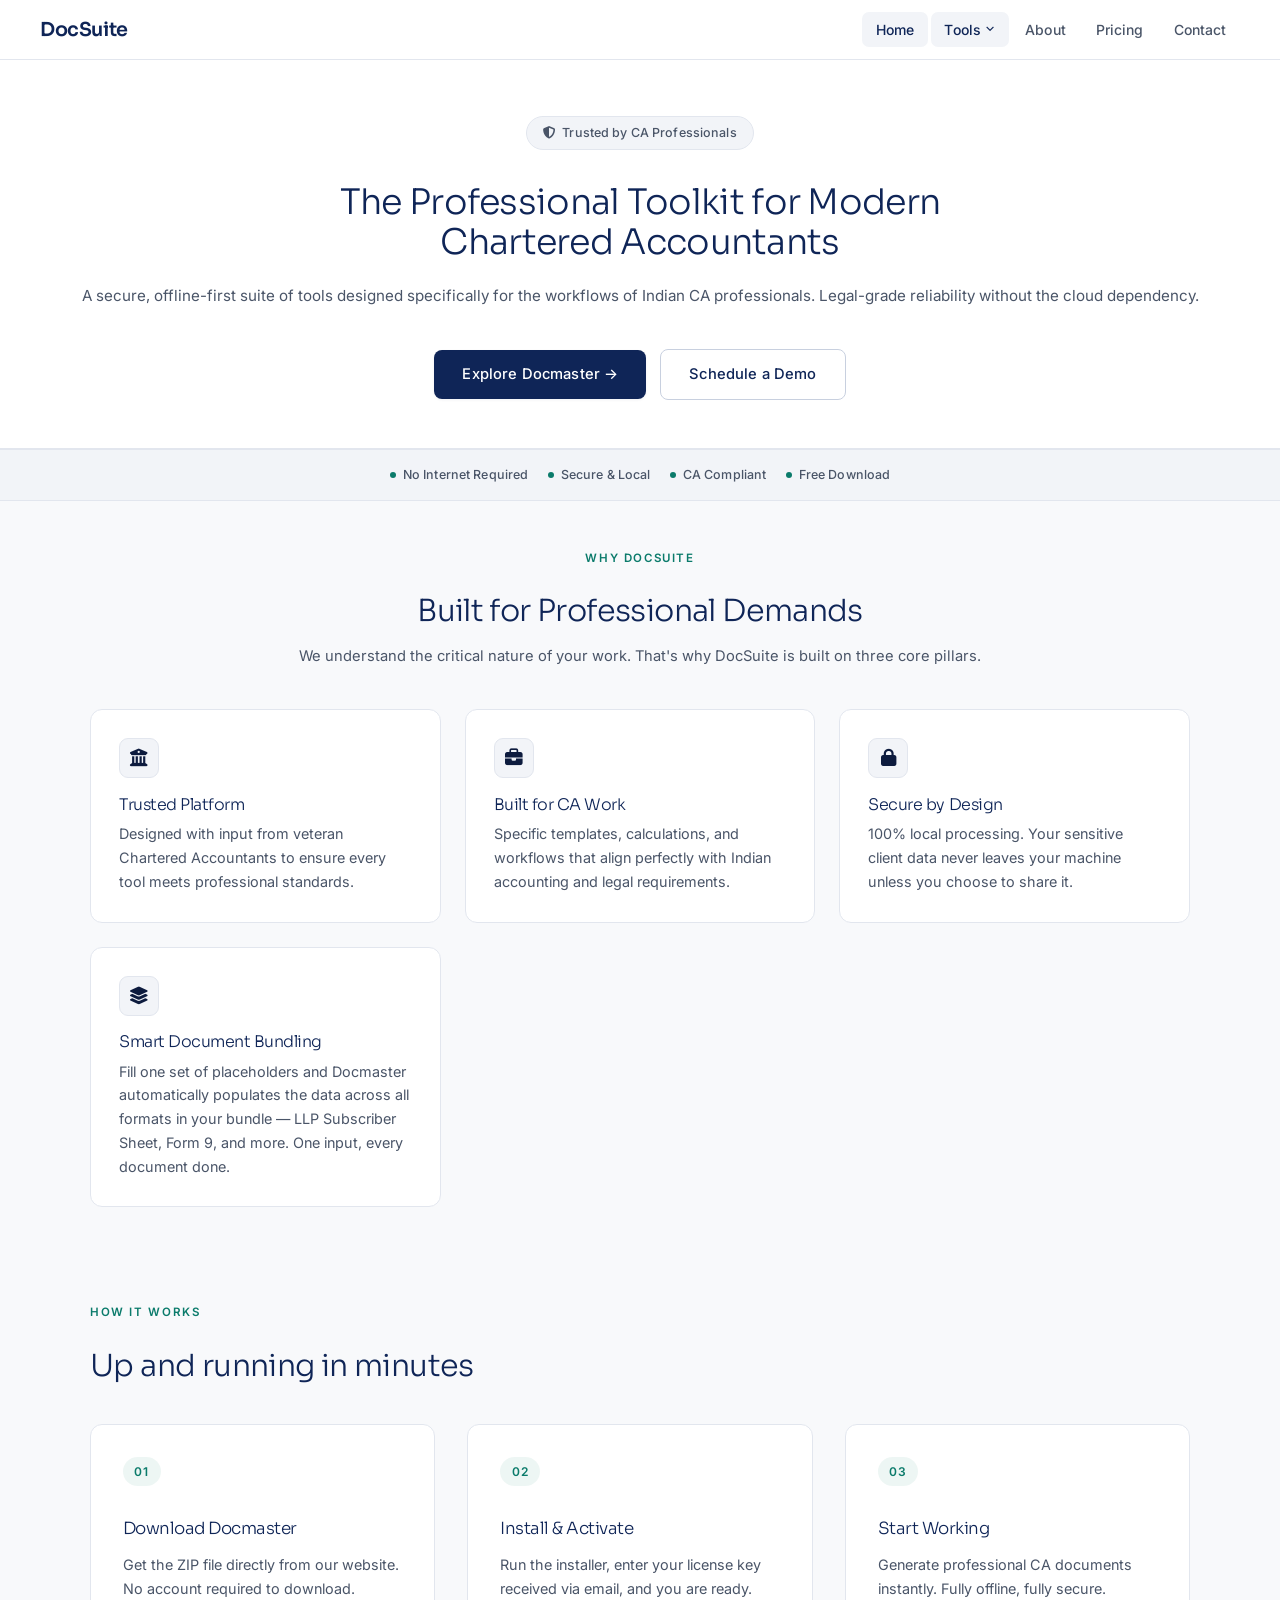
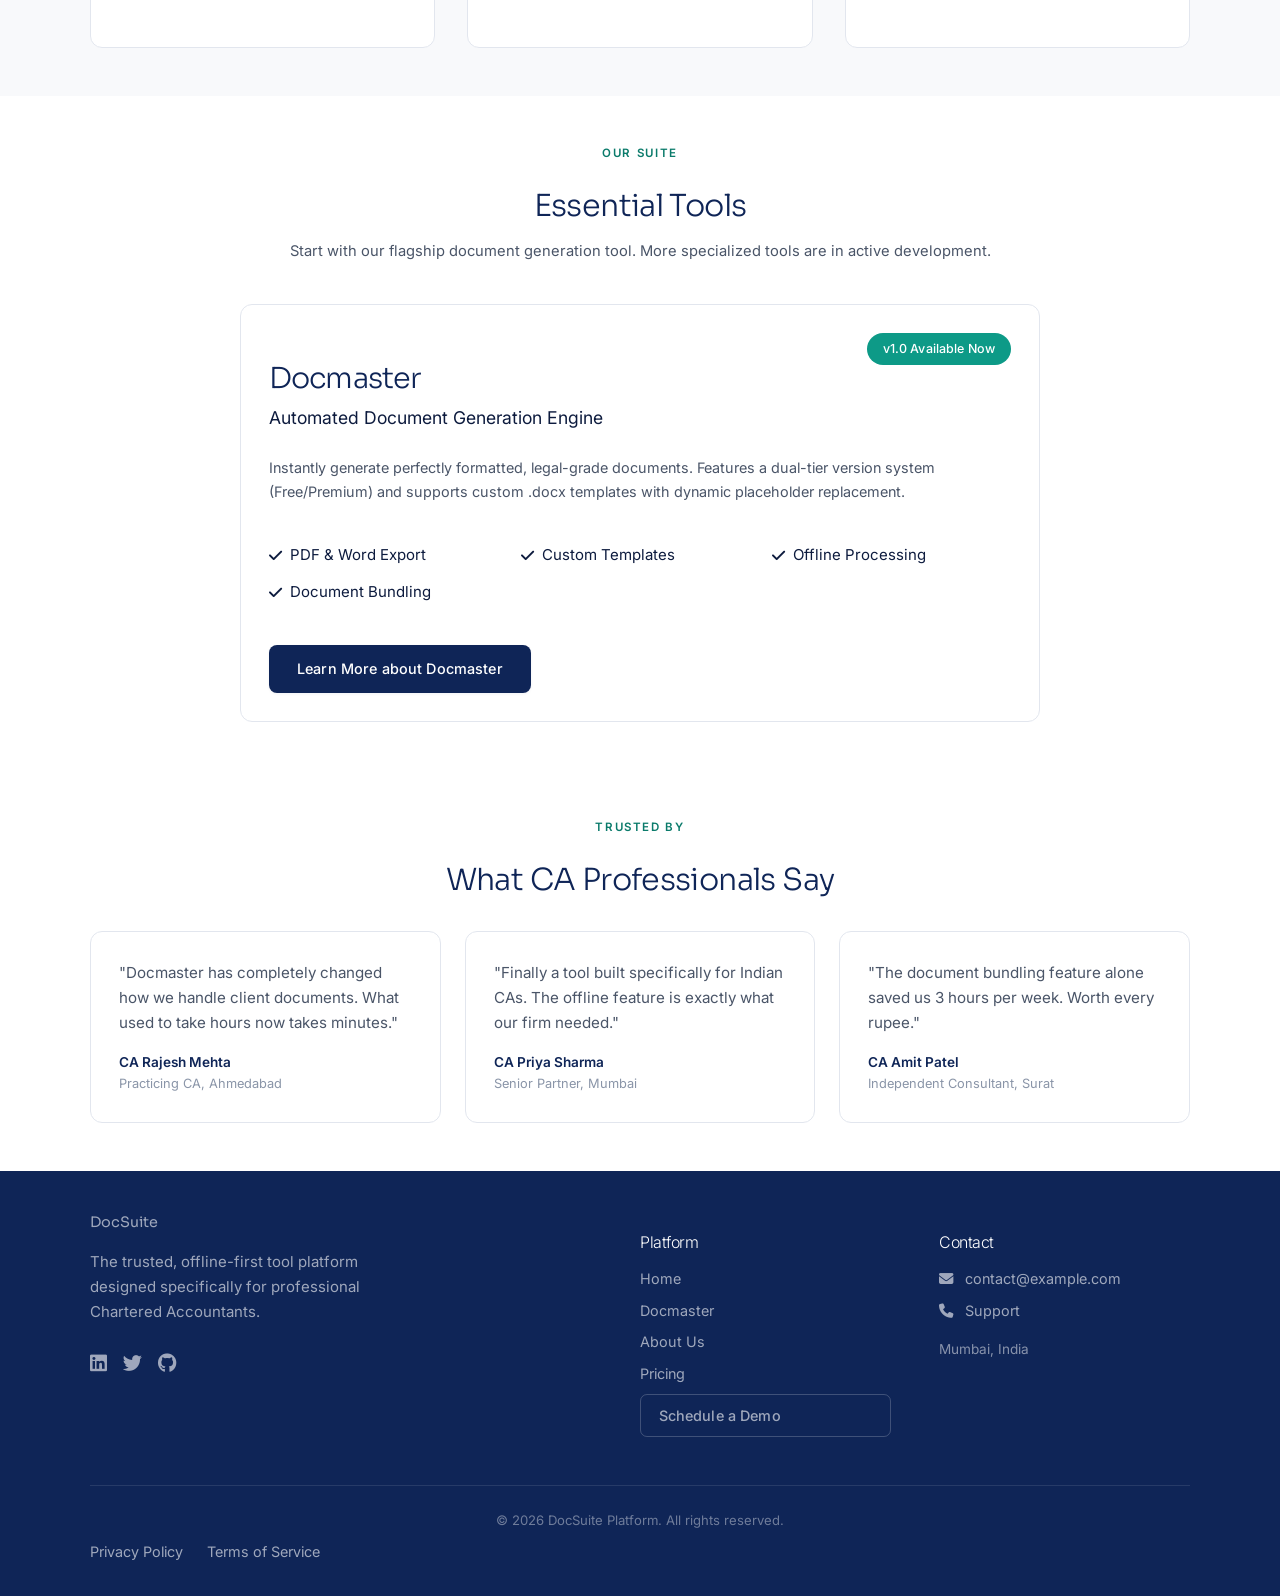
<file: index.html>
<!DOCTYPE html>
<html lang="en">
<head>
    <meta charset="UTF-8">
    <meta name="viewport" content="width=device-width, initial-scale=1.0">
    <title>DocSuite | Professional CA Tools Platform</title>
    <meta name="description" content="DocSuite - A trusted, professional legal-grade platform offering essential tools for Chartered Accountants.">
    <link href="https://fonts.googleapis.com/css2?family=Sora:wght@300;400;500;600&family=Inter:wght@300;400;500;600&display=swap" rel="stylesheet">
    <link rel="stylesheet" href="css/style.css">
    <!-- FontAwesome for icons -->
    <link rel="stylesheet" href="https://cdnjs.cloudflare.com/ajax/libs/font-awesome/6.4.0/css/all.min.css">
</head>
<body>
    <nav class="navbar">
        <a href="index.html" class="nav-logo">DocSuite</a>
        
        <div class="hamburger">
            <span></span>
            <span></span>
            <span></span>
        </div>
        
        <div class="nav-links">
            <a href="index.html">Home</a>
            <div class="dropdown">
                <a href="#" class="dropdown-toggle">
                    Tools <span class="dropdown-arrow">&#8964;</span>
                </a>
                <div class="dropdown-menu">
                    <a href="docmaster.html">Docmaster</a>
                    <span class="coming-soon">TaxCalc Pro <span class="badge-soon">Soon</span></span>
                    <span class="coming-soon">AuditTrail <span class="badge-soon">Soon</span></span>
                </div>
            </div>
            <a href="about.html">About</a>
            <a href="pricing.html">Pricing</a>
            <a href="contact.html">Contact</a>
        </div>
    </nav>

    <header class="hero">
        <div class="hero-tag">
            <i class="fas fa-shield-alt text-teal"></i> Trusted by CA Professionals
        </div>
        <h1>The Professional Toolkit for Modern Chartered Accountants</h1>
        <p>A secure, offline-first suite of tools designed specifically for the workflows of Indian CA professionals. Legal-grade reliability without the cloud dependency.</p>
        <div class="hero-btns">
            <a href="docmaster.html" class="btn-primary">Explore Docmaster &rarr;</a>
            <a href="schedule.html" class="btn-outline">Schedule a Demo</a>
        </div>
    </header>

    <div class="trust-bar">
        <div class="trust-item"><div class="trust-dot"></div> No Internet Required</div>
        <div class="trust-item"><div class="trust-dot"></div> Secure & Local</div>
        <div class="trust-item"><div class="trust-dot"></div> CA Compliant</div>
        <div class="trust-item"><div class="trust-dot"></div> Free Download</div>
    </div>

    <section class="section section-alt" id="features">
        <div class="container">
            <div class="text-center">
                <span class="section-label">Why DocSuite</span>
                <h2 class="section-title fade-up">Built for Professional Demands</h2>
                <p class="section-sub">We understand the critical nature of your work. That's why DocSuite is built on three core pillars.</p>
            </div>
            
            <div class="card-grid">
                <div class="card fade-up">
                    <div class="card-icon text-navy">
                        <i class="fas fa-building-columns"></i>
                    </div>
                    <h3 class="card-title">Trusted Platform</h3>
                    <p>Designed with input from veteran Chartered Accountants to ensure every tool meets professional standards.</p>
                </div>
                <div class="card fade-up">
                    <div class="card-icon text-navy">
                        <i class="fas fa-briefcase"></i>
                    </div>
                    <h3 class="card-title">Built for CA Work</h3>
                    <p>Specific templates, calculations, and workflows that align perfectly with Indian accounting and legal requirements.</p>
                </div>
                <div class="card fade-up">
                    <div class="card-icon text-navy">
                        <i class="fas fa-lock"></i>
                    </div>
                    <h3 class="card-title">Secure by Design</h3>
                    <p>100% local processing. Your sensitive client data never leaves your machine unless you choose to share it.</p>
                </div>
                <div class="card fade-up">
                    <div class="card-icon text-navy">
                        <i class="fas fa-layer-group"></i>
                    </div>
                    <h3 class="card-title">Smart Document Bundling</h3>
                    <p>Fill one set of placeholders and Docmaster automatically populates the data across all formats in your bundle — LLP Subscriber Sheet, Form 9, and more. One input, every document done.</p>
                </div>
            </div>
        </div>
    </section>

    <section class="section section-alt">
      <div class="container">
        <span class="section-label">How It Works</span>
        <h2 class="section-title fade-up">Up and running in minutes</h2>
        <div class="steps-grid">
          <div class="step-item fade-up">
            <div class="step-number">01</div>
            <h3>Download Docmaster</h3>
            <p>Get the ZIP file directly from our website. No account required to download.</p>
          </div>
          <div class="step-item fade-up">
            <div class="step-number">02</div>
            <h3>Install & Activate</h3>
            <p>Run the installer, enter your license key received via email, and you are ready.</p>
          </div>
          <div class="step-item fade-up">
            <div class="step-number">03</div>
            <h3>Start Working</h3>
            <p>Generate professional CA documents instantly. Fully offline, fully secure.</p>
          </div>
        </div>
      </div>
    </section>

    <section class="section" id="tools">
        <div class="container">
            <div class="text-center">
                <span class="section-label">Our Suite</span>
                <h2 class="section-title fade-up">Essential Tools</h2>
                <p class="section-sub">Start with our flagship document generation tool. More specialized tools are in active development.</p>
            </div>
            
            <div class="card fade-up" style="max-width: 800px; margin: 0 auto; display: flex; flex-direction: column; gap: 1.5rem;">
                <div style="display: flex; justify-content: space-between; align-items: flex-start; flex-wrap: wrap; gap: 1rem;">
                    <div>
                        <h3 style="font-size: 1.8rem; margin-bottom: 0.5rem;">Docmaster</h3>
                        <p style="font-size: 1.1rem; color: var(--text-primary);">Automated Document Generation Engine</p>
                    </div>
                    <span class="hero-tag" style="margin: 0; background: var(--teal-light); color: var(--white); border: none;">v1.0 Available Now</span>
                </div>
                <p>Instantly generate perfectly formatted, legal-grade documents. Features a dual-tier version system (Free/Premium) and supports custom .docx templates with dynamic placeholder replacement.</p>
                <ul style="list-style: none; padding: 0; display: grid; grid-template-columns: repeat(auto-fit, minmax(200px, 1fr)); gap: 0.8rem; margin-bottom: 1rem;">
                    <li style="display: flex; align-items: center; gap: 0.5rem;"><i class="fas fa-check text-teal"></i> PDF & Word Export</li>
                    <li style="display: flex; align-items: center; gap: 0.5rem;"><i class="fas fa-check text-teal"></i> Custom Templates</li>
                    <li style="display: flex; align-items: center; gap: 0.5rem;"><i class="fas fa-check text-teal"></i> Offline Processing</li>
                    <li style="display: flex; align-items: center; gap: 0.5rem;"><i class="fas fa-check text-teal"></i> Document Bundling</li>
                </ul>
                <div>
                    <a href="docmaster.html" class="btn-primary">Learn More about Docmaster</a>
                </div>
            </div>
        </div>
    </section>

    <section class="section">
      <div class="container" style="text-align:center;">
        <span class="section-label">Trusted By</span>
        <h2 class="section-title fade-up">What CA Professionals Say</h2>
        <div class="card-grid" style="margin-top:2rem;">
          <div class="card fade-up" style="text-align:left;">
            <p style="font-size:0.95rem; margin-bottom:1rem;">"Docmaster has completely changed how we handle client documents. What used to take hours now takes minutes."</p>
            <div style="font-size:0.85rem; font-weight:600; color:var(--navy);">CA Rajesh Mehta</div>
            <div style="font-size:0.8rem; color:var(--text-muted);">Practicing CA, Ahmedabad</div>
          </div>
          <div class="card fade-up" style="text-align:left;">
            <p style="font-size:0.95rem; margin-bottom:1rem;">"Finally a tool built specifically for Indian CAs. The offline feature is exactly what our firm needed."</p>
            <div style="font-size:0.85rem; font-weight:600; color:var(--navy);">CA Priya Sharma</div>
            <div style="font-size:0.8rem; color:var(--text-muted);">Senior Partner, Mumbai</div>
          </div>
          <div class="card fade-up" style="text-align:left;">
            <p style="font-size:0.95rem; margin-bottom:1rem;">"The document bundling feature alone saved us 3 hours per week. Worth every rupee."</p>
            <div style="font-size:0.85rem; font-weight:600; color:var(--navy);">CA Amit Patel</div>
            <div style="font-size:0.8rem; color:var(--text-muted);">Independent Consultant, Surat</div>
          </div>
        </div>
      </div>
    </section>

    <footer class="footer" id="contact">
        <div class="container">
            <div class="footer-grid">
                <div>
                    <a href="index.html" class="footer-logo">DocSuite</a>
                    <p style="color: rgba(255,255,255,0.6); max-width: 300px; margin-bottom: 1.5rem;">The trusted, offline-first tool platform designed specifically for professional Chartered Accountants.</p>
                    <div style="display: flex; gap: 1rem;">
                        <!-- REPLACE: your social links -->
                        <a href="#" style="font-size: 1.2rem;"><i class="fab fa-linkedin"></i></a>
                        <a href="#" style="font-size: 1.2rem;"><i class="fab fa-twitter"></i></a>
                        <a href="#" style="font-size: 1.2rem;"><i class="fab fa-github"></i></a>
                    </div>
                </div>
                <div>
                    <h4 style="color: var(--white); margin-bottom: 1rem; font-family: 'Inter', sans-serif; font-size: 1rem;">Platform</h4>
                    <a href="index.html">Home</a>
                    <a href="docmaster.html">Docmaster</a>
                    <a href="about.html">About Us</a>
                    <a href="pricing.html">Pricing</a>
                    <a href="schedule.html" class="footer-demo-link">
                        <span class="footer-demo-dot"></span>
                        Schedule a Demo
                    </a>
                </div>
                <div>
                    <h4 style="color: var(--white); margin-bottom: 1rem; font-family: 'Inter', sans-serif; font-size: 1rem;">Contact</h4>
                    <!-- REPLACE: your email -->
                    <a href="mailto:contact@example.com"><i class="fas fa-envelope" style="margin-right: 8px;"></i> contact@example.com</a>
                    <a href="#"><i class="fas fa-phone" style="margin-right: 8px;"></i> Support</a>
                    <p style="margin-top: 1rem; font-size: 0.85rem; color: rgba(255,255,255,0.5);">Mumbai, India</p>
                </div>
            </div>
            <div class="footer-bottom">
                <div>&copy; 2026 DocSuite Platform. All rights reserved.</div>
                <div style="display: flex; gap: 1.5rem;">
                    <a href="#">Privacy Policy</a>
                    <a href="#">Terms of Service</a>
                </div>
            </div>
        </div>
    </footer>

    <script src="js/main.js"></script>
</body>
</html>
</file>
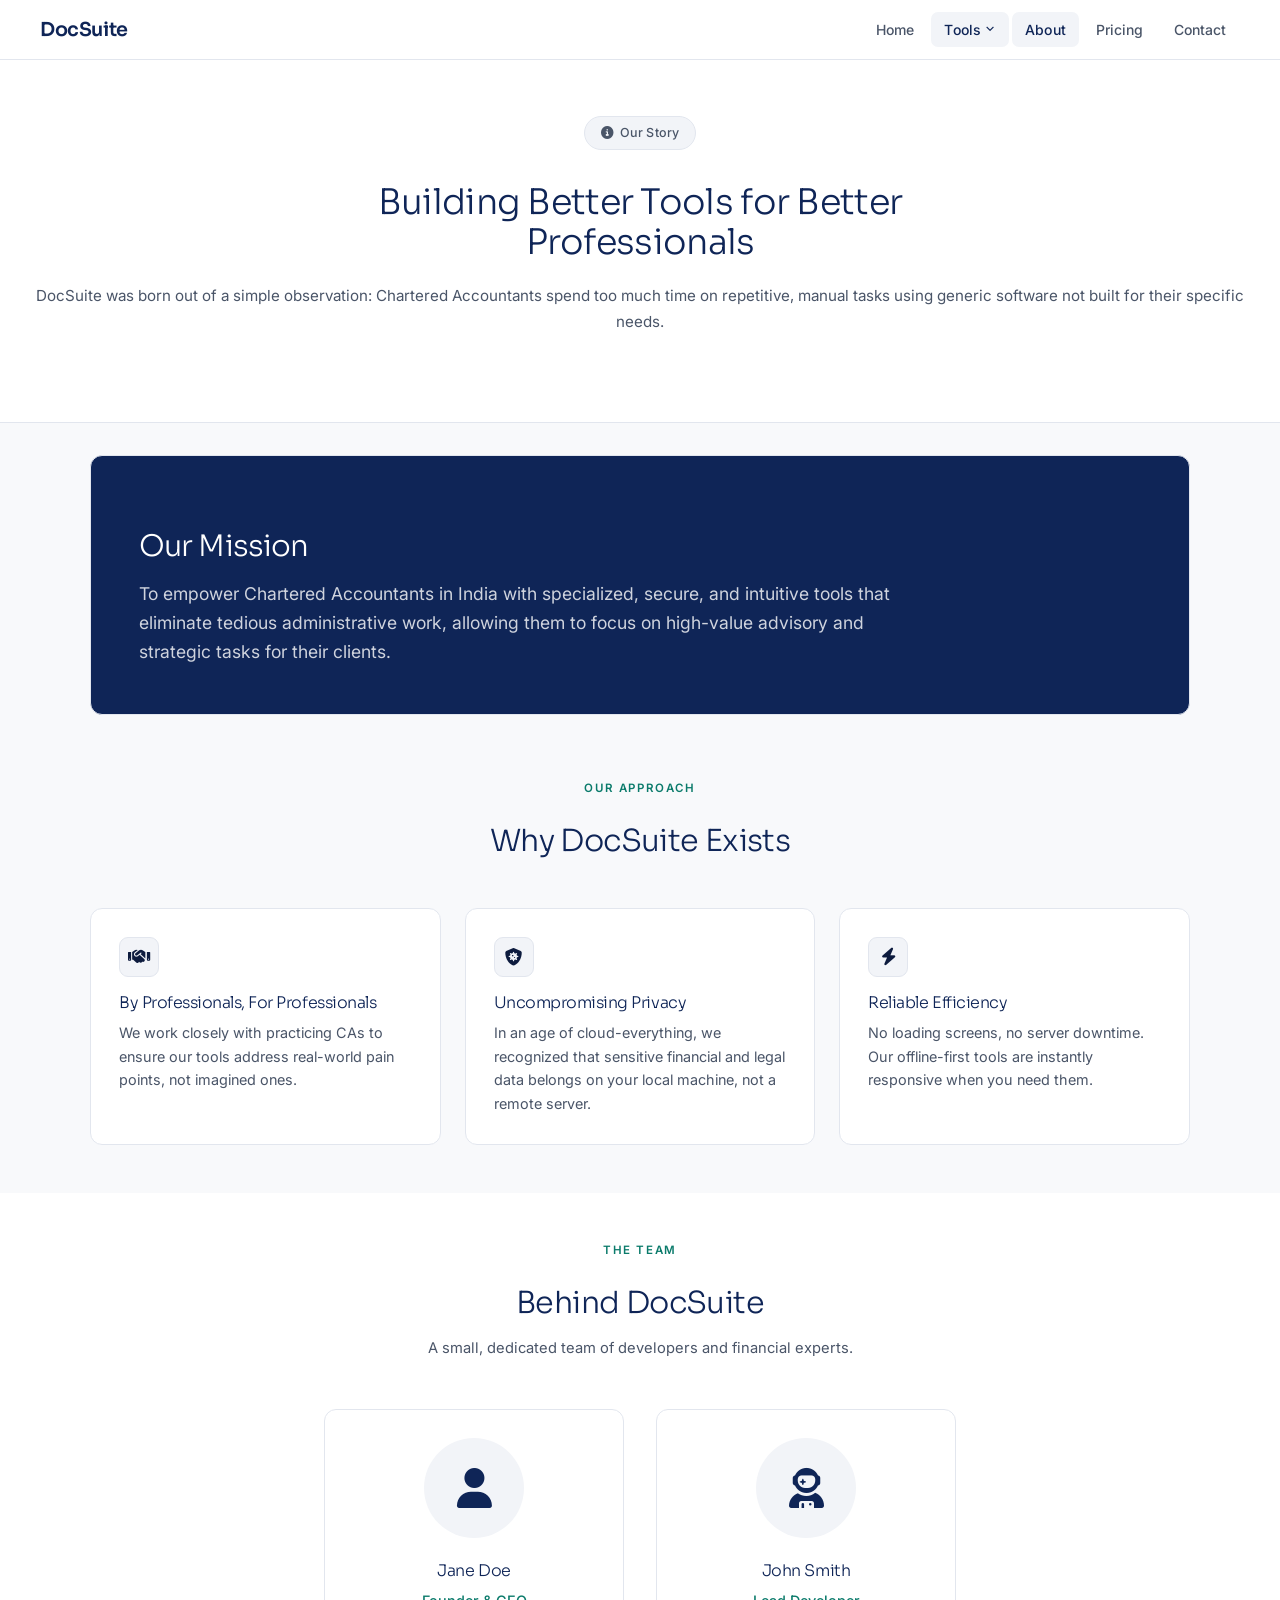
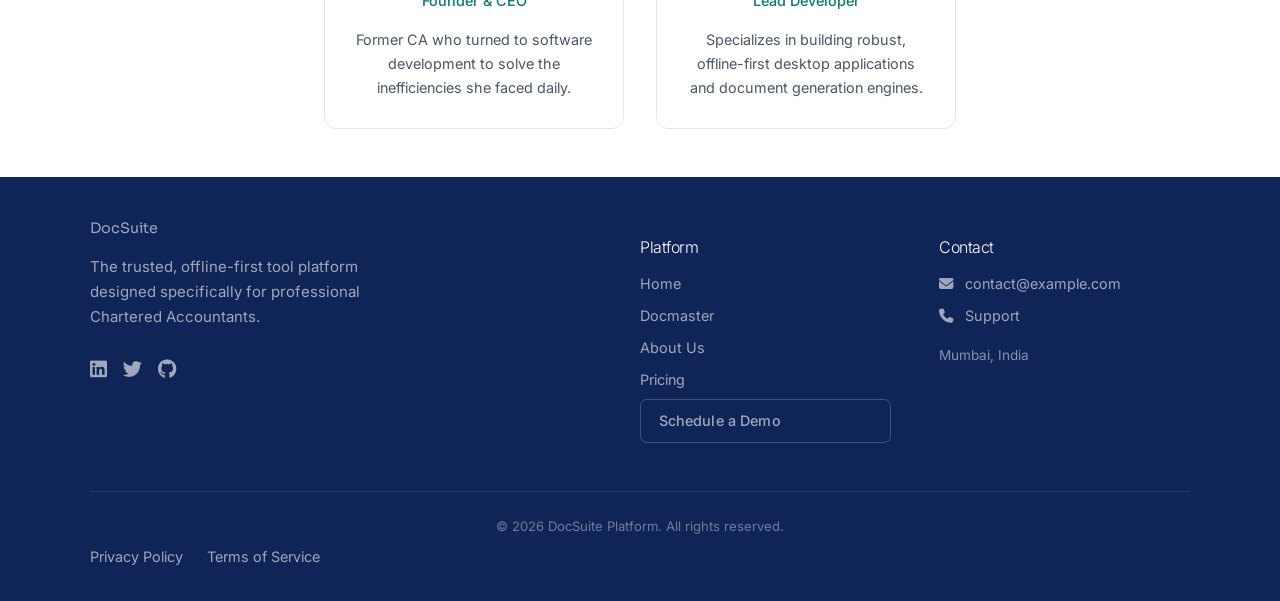
<file: about.html>
<!DOCTYPE html>
<html lang="en">
<head>
    <meta charset="UTF-8">
    <meta name="viewport" content="width=device-width, initial-scale=1.0">
    <title>About Us | DocSuite</title>
    <meta name="description" content="Learn about the mission and team behind DocSuite.">
    <link href="https://fonts.googleapis.com/css2?family=Sora:wght@300;400;500;600&family=Inter:wght@300;400;500;600&display=swap" rel="stylesheet">
    <link rel="stylesheet" href="css/style.css">
    <link rel="stylesheet" href="https://cdnjs.cloudflare.com/ajax/libs/font-awesome/6.4.0/css/all.min.css">
</head>
<body>
    <nav class="navbar">
        <a href="index.html" class="nav-logo">DocSuite</a>
        
        <div class="hamburger">
            <span></span>
            <span></span>
            <span></span>
        </div>
        
        <div class="nav-links">
            <a href="index.html">Home</a>
            <div class="dropdown">
                <a href="#" class="dropdown-toggle">
                    Tools <span class="dropdown-arrow">&#8964;</span>
                </a>
                <div class="dropdown-menu">
                    <a href="docmaster.html">Docmaster</a>
                    <span class="coming-soon">TaxCalc Pro <span class="badge-soon">Soon</span></span>
                    <span class="coming-soon">AuditTrail <span class="badge-soon">Soon</span></span>
                </div>
            </div>
            <a href="about.html" class="active">About</a>
            <a href="pricing.html">Pricing</a>
            <a href="contact.html">Contact</a>
        </div>
    </nav>

    <header class="hero">
        <div class="hero-tag">
            <i class="fas fa-info-circle text-teal"></i> Our Story
        </div>
        <h1>Building Better Tools for Better Professionals</h1>
        <p>DocSuite was born out of a simple observation: Chartered Accountants spend too much time on repetitive, manual tasks using generic software not built for their specific needs.</p>
    </header>

    <section class="section section-alt" style="padding-top: 2rem;">
        <div class="container">
            <div class="card mission-card fade-up" style="margin-bottom: 4rem; padding: 3rem;">
                <h2 style="margin-bottom: 1rem;">Our Mission</h2>
                <p style="font-size: 1.1rem; max-width: 800px;">To empower Chartered Accountants in India with specialized, secure, and intuitive tools that eliminate tedious administrative work, allowing them to focus on high-value advisory and strategic tasks for their clients.</p>
            </div>

            <div class="text-center">
                <span class="section-label">Our Approach</span>
                <h2 class="section-title fade-up">Why DocSuite Exists</h2>
            </div>
            
            <div class="card-grid" style="margin-top: 3rem;">
                <div class="card fade-up">
                    <div class="card-icon text-navy">
                        <i class="fas fa-handshake"></i>
                    </div>
                    <h3 class="card-title">By Professionals, For Professionals</h3>
                    <p>We work closely with practicing CAs to ensure our tools address real-world pain points, not imagined ones.</p>
                </div>
                <div class="card fade-up">
                    <div class="card-icon text-navy">
                        <i class="fas fa-shield-virus"></i>
                    </div>
                    <h3 class="card-title">Uncompromising Privacy</h3>
                    <p>In an age of cloud-everything, we recognized that sensitive financial and legal data belongs on your local machine, not a remote server.</p>
                </div>
                <div class="card fade-up">
                    <div class="card-icon text-navy">
                        <i class="fas fa-bolt"></i>
                    </div>
                    <h3 class="card-title">Reliable Efficiency</h3>
                    <p>No loading screens, no server downtime. Our offline-first tools are instantly responsive when you need them.</p>
                </div>
            </div>
        </div>
    </section>

    <section class="section">
        <div class="container">
            <div class="text-center">
                <span class="section-label">The Team</span>
                <h2 class="section-title fade-up">Behind DocSuite</h2>
                <p class="section-sub">A small, dedicated team of developers and financial experts.</p>
            </div>
            
            <div class="card-grid" style="margin-top: 3rem; justify-content: center; display: flex; flex-wrap: wrap; gap: 2rem;">
                <div class="card fade-up" style="text-align: center; max-width: 300px; flex: 1;">
                    <div style="width: 100px; height: 100px; border-radius: 50%; background: var(--surface); margin: 0 auto 1.5rem; display: flex; align-items: center; justify-content: center; font-size: 2.5rem; color: var(--navy);">
                        <i class="fas fa-user"></i>
                    </div>
                    <h3 class="card-title">Jane Doe</h3>
                    <p style="color: var(--teal); font-weight: 500; font-size: 0.9rem; margin-bottom: 1rem;">Founder & CEO</p>
                    <p style="font-size: 0.9rem;">Former CA who turned to software development to solve the inefficiencies she faced daily.</p>
                </div>
                <div class="card fade-up" style="text-align: center; max-width: 300px; flex: 1;">
                    <div style="width: 100px; height: 100px; border-radius: 50%; background: var(--surface); margin: 0 auto 1.5rem; display: flex; align-items: center; justify-content: center; font-size: 2.5rem; color: var(--navy);">
                        <i class="fas fa-user-astronaut"></i>
                    </div>
                    <h3 class="card-title">John Smith</h3>
                    <p style="color: var(--teal); font-weight: 500; font-size: 0.9rem; margin-bottom: 1rem;">Lead Developer</p>
                    <p style="font-size: 0.9rem;">Specializes in building robust, offline-first desktop applications and document generation engines.</p>
                </div>
            </div>
        </div>
    </section>

    <footer class="footer" id="contact">
        <!-- Footer content (same as index.html) -->
        <div class="container">
            <div class="footer-grid">
                <div>
                    <a href="index.html" class="footer-logo">DocSuite</a>
                    <p style="color: rgba(255,255,255,0.6); max-width: 300px; margin-bottom: 1.5rem;">The trusted, offline-first tool platform designed specifically for professional Chartered Accountants.</p>
                    <div style="display: flex; gap: 1rem;">
                        <!-- REPLACE: your social links -->
                        <a href="#" style="font-size: 1.2rem;"><i class="fab fa-linkedin"></i></a>
                        <a href="#" style="font-size: 1.2rem;"><i class="fab fa-twitter"></i></a>
                        <a href="#" style="font-size: 1.2rem;"><i class="fab fa-github"></i></a>
                    </div>
                </div>
                <div>
                    <h4 style="color: var(--white); margin-bottom: 1rem; font-family: 'Inter', sans-serif; font-size: 1rem;">Platform</h4>
                    <a href="index.html">Home</a>
                    <a href="docmaster.html">Docmaster</a>
                    <a href="about.html">About Us</a>
                    <a href="pricing.html">Pricing</a>
                    <a href="schedule.html" class="footer-demo-link">
                        <span class="footer-demo-dot"></span>
                        Schedule a Demo
                    </a>
                </div>
                <div>
                    <h4 style="color: var(--white); margin-bottom: 1rem; font-family: 'Inter', sans-serif; font-size: 1rem;">Contact</h4>
                    <!-- REPLACE: your email -->
                    <a href="mailto:contact@example.com"><i class="fas fa-envelope" style="margin-right: 8px;"></i> contact@example.com</a>
                    <a href="#"><i class="fas fa-phone" style="margin-right: 8px;"></i> Support</a>
                    <p style="margin-top: 1rem; font-size: 0.85rem; color: rgba(255,255,255,0.5);">Mumbai, India</p>
                </div>
            </div>
            <div class="footer-bottom">
                <div>&copy; 2026 DocSuite Platform. All rights reserved.</div>
                <div style="display: flex; gap: 1.5rem;">
                    <a href="#">Privacy Policy</a>
                    <a href="#">Terms of Service</a>
                </div>
            </div>
        </div>
    </footer>

    <script src="js/main.js"></script>
</body>
</html>
</file>
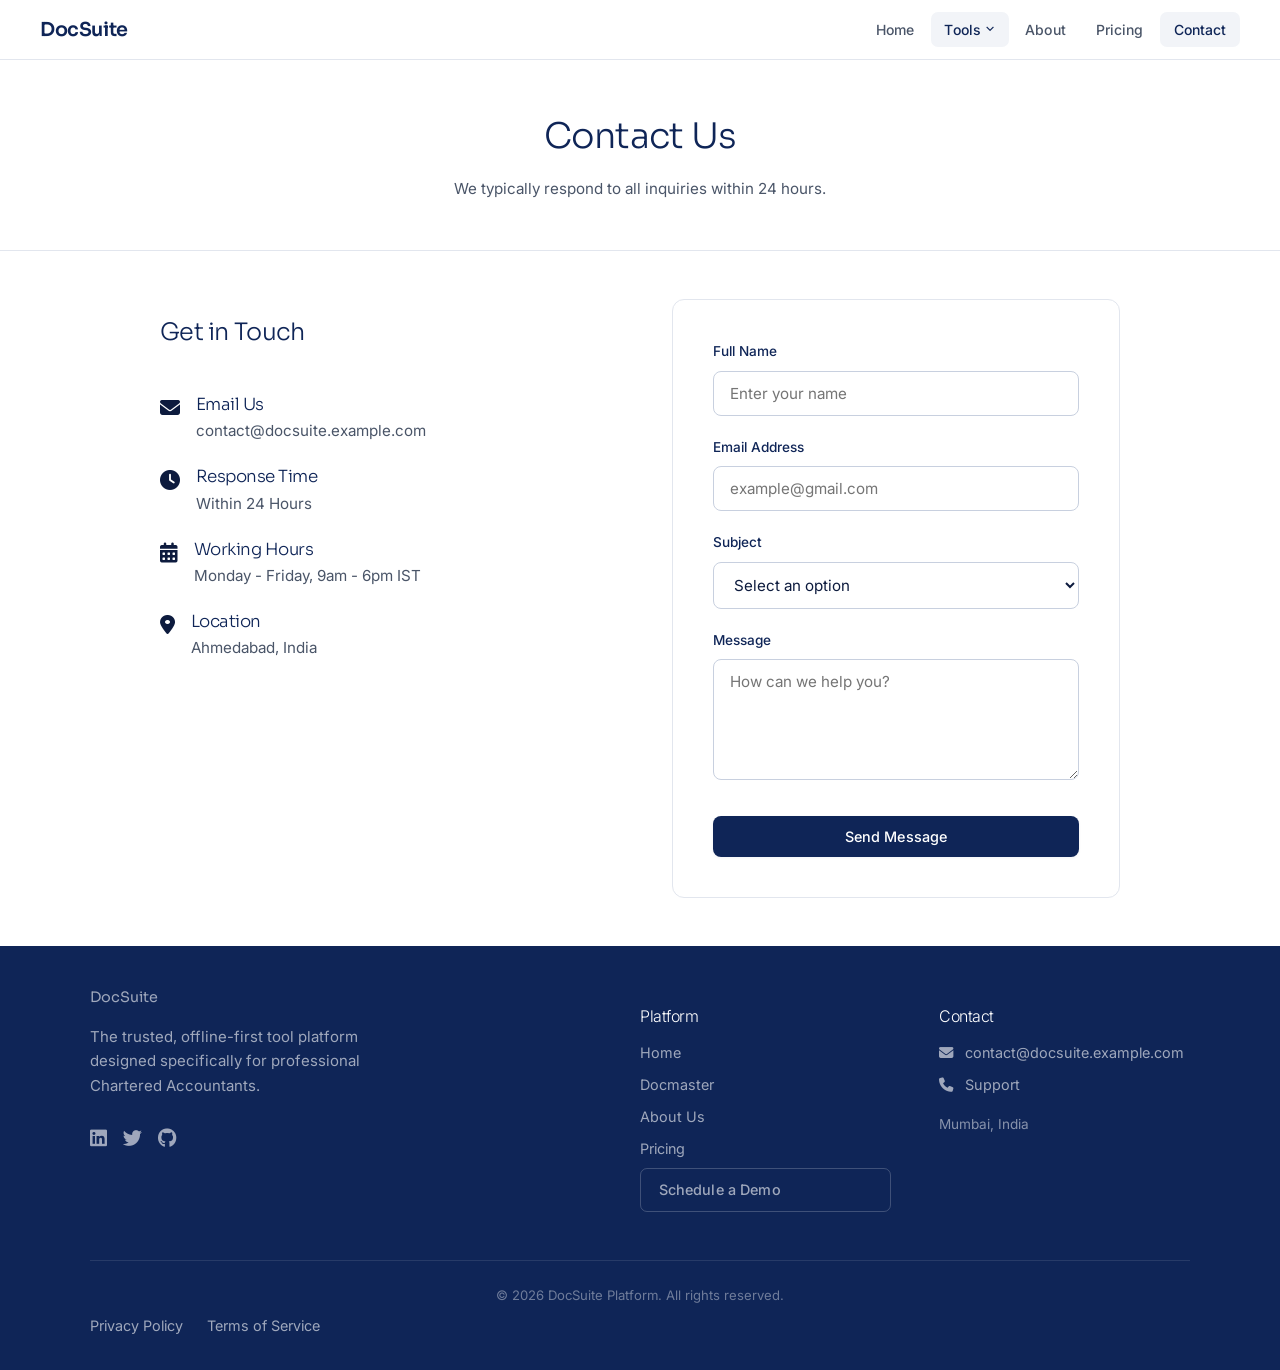
<file: contact.html>
<!DOCTYPE html>
<html lang="en">

<head>
    <meta charset="UTF-8">
    <meta name="viewport" content="width=device-width, initial-scale=1.0">
    <title>Contact Us | DocSuite</title>
    <meta name="description" content="Contact the DocSuite team. We typically respond within 24 hours.">
    <link
        href="https://fonts.googleapis.com/css2?family=Sora:wght@300;400;500;600&family=Inter:wght@300;400;500;600&display=swap"
        rel="stylesheet">
    <link rel="stylesheet" href="css/style.css">
    <link rel="stylesheet" href="https://cdnjs.cloudflare.com/ajax/libs/font-awesome/6.4.0/css/all.min.css">
</head>

<body>
    <nav class="navbar">
        <a href="index.html" class="nav-logo">DocSuite</a>

        <div class="hamburger">
            <span></span>
            <span></span>
            <span></span>
        </div>

        <div class="nav-links">
            <a href="index.html">Home</a>
            <div class="dropdown">
                <a href="#" class="dropdown-toggle">
                    Tools <span class="dropdown-arrow">&#8964;</span>
                </a>
                <div class="dropdown-menu">
                    <a href="docmaster.html">Docmaster</a>
                    <span class="coming-soon">TaxCalc Pro <span class="badge-soon">Soon</span></span>
                    <span class="coming-soon">AuditTrail <span class="badge-soon">Soon</span></span>
                </div>
            </div>
            <a href="about.html">About</a>
            <a href="pricing.html">Pricing</a>
            <a href="contact.html">Contact</a>
        </div>
    </nav>

    <header class="hero section-alt">
        <div class="container text-center">
            <h1>Contact Us</h1>
            <p class="section-sub" style="margin: 0 auto;">We typically respond to all inquiries within 24 hours.</p>
        </div>
    </header>

    <section class="section">
        <div class="container">
            <div class="contact-layout">
                <!-- LEFT COLUMN -->
                <div class="contact-info">
                    <h2 style="font-size: 1.5rem; margin-bottom: 1.5rem; color: var(--navy);">Get in Touch</h2>

                    <div class="info-block">
                        <i class="fas fa-envelope text-teal"></i>
                        <div>
                            <h4>Email Us</h4>
                            <p>contact@docsuite.example.com</p>
                        </div>
                    </div>

                    <div class="info-block">
                        <i class="fas fa-clock text-teal"></i>
                        <div>
                            <h4>Response Time</h4>
                            <p>Within 24 Hours</p>
                        </div>
                    </div>

                    <div class="info-block">
                        <i class="fas fa-calendar-alt text-teal"></i>
                        <div>
                            <h4>Working Hours</h4>
                            <p>Monday - Friday, 9am - 6pm IST</p>
                        </div>
                    </div>

                    <div class="info-block">
                        <i class="fas fa-map-marker-alt text-teal"></i>
                        <div>
                            <h4>Location</h4>
                            <p>Ahmedabad, India</p>
                        </div>
                    </div>
                </div>

                <!-- RIGHT COLUMN -->
                <div class="contact-form-card card">
                    <form id="contactForm">
                        <input type="hidden" name="access_key" value="c165c830-9638-48b9-9ae8-bdebc2a2a2e8">

                        <div class="form-row">
                            <div class="form-group">
                                <label for="name">Full Name</label>
                                <input type="text" id="name" name="name" required placeholder="Enter your name">
                            </div>
                        </div>

                        <div class="form-row">
                            <div class="form-group">
                                <label for="email">Email Address</label>
                                <input type="email" id="email" name="email" required placeholder="example@gmail.com">
                            </div>
                        </div>

                        <div class="form-row">
                            <div class="form-group">
                                <label for="subject">Subject</label>
                                <select id="subject" name="subject" required>
                                    <option value="" disabled selected>Select an option</option>
                                    <option value="General Inquiry">General Inquiry</option>
                                    <option value="Technical Support">Technical Support</option>
                                    <option value="Billing & Licensing">Billing & Licensing</option>
                                    <option value="Partnership">Partnership</option>
                                </select>
                            </div>
                        </div>

                        <div class="form-row">
                            <div class="form-group">
                                <label for="message">Message</label>
                                <textarea id="message" name="message" rows="5" required
                                    placeholder="How can we help you?"></textarea>
                            </div>
                        </div>

                        <button type="submit" class="btn-primary" style="width: 100%; margin-top: 0.5rem;"
                            id="submitBtn">Send Message</button>

                        <div id="formResult" class="form-result"></div>
                    </form>
                </div>
            </div>
        </div>
    </section>

    <footer class="footer">
        <div class="container">
            <div class="footer-grid">
                <div>
                    <a href="index.html" class="footer-logo">DocSuite</a>
                    <p style="color: rgba(255,255,255,0.6); max-width: 300px; margin-bottom: 1.5rem;">The trusted,
                        offline-first tool platform designed specifically for professional Chartered Accountants.</p>
                    <div style="display: flex; gap: 1rem;">
                        <a href="#" style="font-size: 1.2rem;"><i class="fab fa-linkedin"></i></a>
                        <a href="#" style="font-size: 1.2rem;"><i class="fab fa-twitter"></i></a>
                        <a href="#" style="font-size: 1.2rem;"><i class="fab fa-github"></i></a>
                    </div>
                </div>
                <div>
                    <h4
                        style="color: var(--white); margin-bottom: 1rem; font-family: 'Inter', sans-serif; font-size: 1rem;">
                        Platform</h4>
                    <a href="index.html">Home</a>
                    <a href="docmaster.html">Docmaster</a>
                    <a href="about.html">About Us</a>
                    <a href="pricing.html">Pricing</a>
                    <a href="schedule.html" class="footer-demo-link">
                        <span class="footer-demo-dot"></span>
                        Schedule a Demo
                    </a>
                </div>
                <div>
                    <h4
                        style="color: var(--white); margin-bottom: 1rem; font-family: 'Inter', sans-serif; font-size: 1rem;">
                        Contact</h4>
                    <a href="mailto:contact@docsuite.example.com"><i class="fas fa-envelope"
                            style="margin-right: 8px;"></i> contact@docsuite.example.com</a>
                    <a href="#"><i class="fas fa-phone" style="margin-right: 8px;"></i> Support</a>
                    <p style="margin-top: 1rem; font-size: 0.85rem; color: rgba(255,255,255,0.5);">Mumbai, India</p>
                </div>
            </div>
            <div class="footer-bottom">
                <div>&copy; 2026 DocSuite Platform. All rights reserved.</div>
                <div style="display: flex; gap: 1.5rem;">
                    <a href="#">Privacy Policy</a>
                    <a href="#">Terms of Service</a>
                </div>
            </div>
        </div>
    </footer>

    <script src="js/main.js"></script>
</body>

</html>
</file>
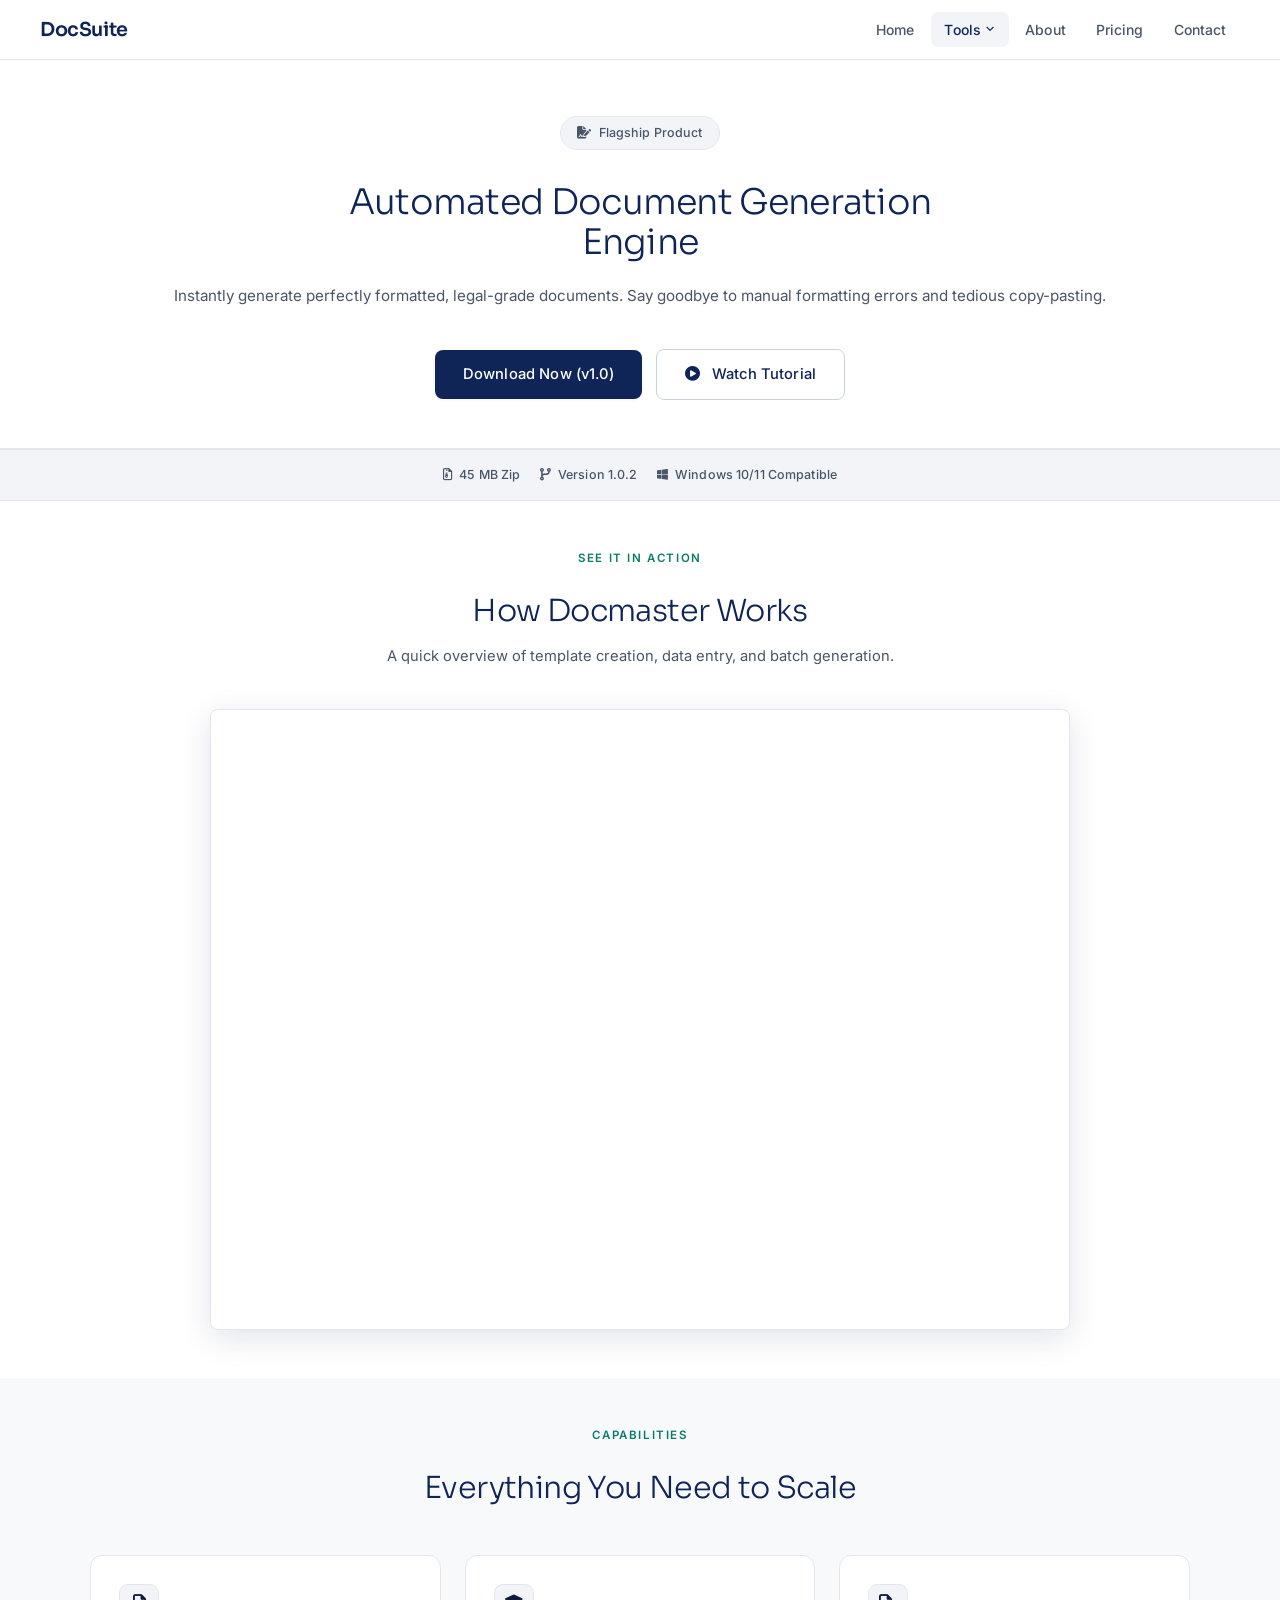
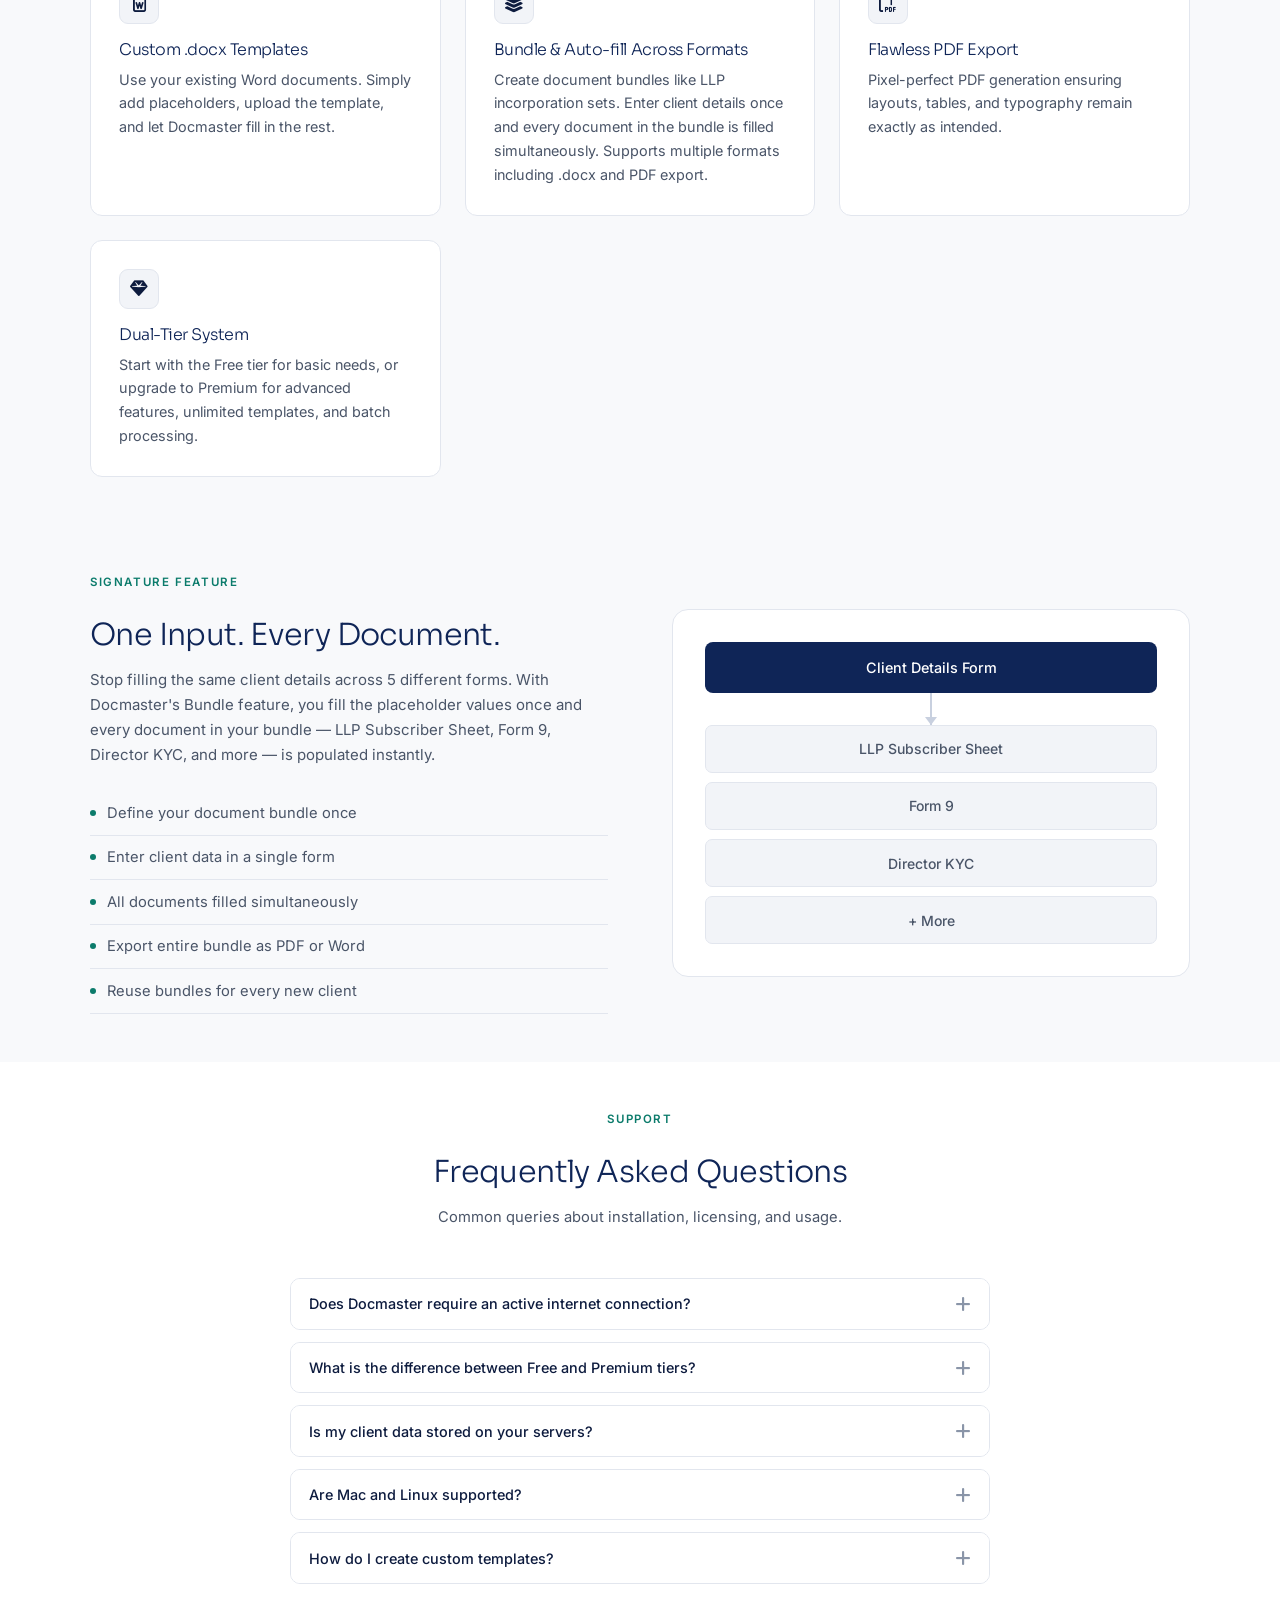
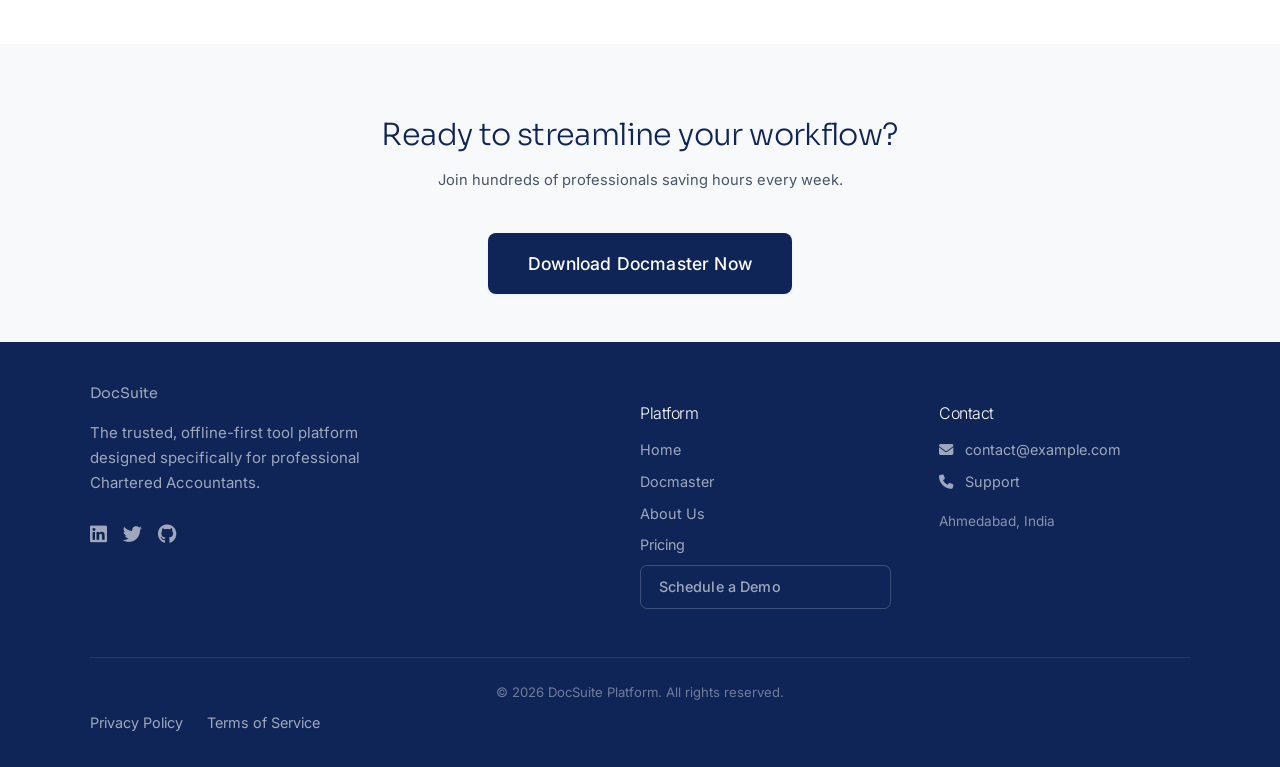
<file: docmaster.html>
<!DOCTYPE html>
<html lang="en">

<head>
    <meta charset="UTF-8">
    <meta name="viewport" content="width=device-width, initial-scale=1.0">
    <title>Docmaster | DocSuite</title>
    <meta name="description" content="Docmaster - The automated document generation engine for Chartered Accountants.">
    <link
        href="https://fonts.googleapis.com/css2?family=Sora:wght@300;400;500;600&family=Inter:wght@300;400;500;600&display=swap"
        rel="stylesheet">
    <link rel="stylesheet" href="css/style.css">
    <link rel="stylesheet" href="https://cdnjs.cloudflare.com/ajax/libs/font-awesome/6.4.0/css/all.min.css">
</head>

<body>
    <nav class="navbar">
        <a href="index.html" class="nav-logo">DocSuite</a>

        <div class="hamburger">
            <span></span>
            <span></span>
            <span></span>
        </div>

        <div class="nav-links">
            <a href="index.html">Home</a>
            <div class="dropdown">
                <a href="#" class="dropdown-toggle">
                    Tools <span class="dropdown-arrow">&#8964;</span>
                </a>
                <div class="dropdown-menu">
                    <a href="docmaster.html">Docmaster</a>
                    <span class="coming-soon">TaxCalc Pro <span class="badge-soon">Soon</span></span>
                    <span class="coming-soon">AuditTrail <span class="badge-soon">Soon</span></span>
                </div>
            </div>
            <a href="about.html">About</a>
            <a href="pricing.html">Pricing</a>
            <a href="contact.html">Contact</a>
        </div>
    </nav>

    <header class="hero section-alt">
        <div class="hero-tag">
            <i class="fas fa-file-signature text-teal"></i> Flagship Product
        </div>
        <h1>Automated Document Generation Engine</h1>
        <p>Instantly generate perfectly formatted, legal-grade documents. Say goodbye to manual formatting errors and
            tedious copy-pasting.</p>
        <div class="hero-btns">
            <!-- REPLACE: GitHub release URL -->
            <a href="https://github.com/PranavPatel2105/docmaster/releases/download/Docmasters_v1.0/DocMasters_v1.0.zip"
                class="btn-primary" download>Download Now (v1.0)</a>
            <a href="#tutorial" class="btn-outline"><i class="fas fa-play-circle" style="margin-right: 8px;"></i> Watch
                Tutorial</a>
        </div>
    </header>

    <div class="trust-bar">
        <div class="trust-item"><i class="far fa-file-archive text-teal"></i> 45 MB Zip</div>
        <div class="trust-item"><i class="fas fa-code-branch text-teal"></i> Version 1.0.2</div>
        <div class="trust-item"><i class="fab fa-windows text-teal"></i> Windows 10/11 Compatible</div>
    </div>

    <section class="section" id="tutorial">
        <div class="container text-center">
            <span class="section-label">See It In Action</span>
            <h2 class="section-title fade-up">How Docmaster Works</h2>
            <p class="section-sub">A quick overview of template creation, data entry, and batch generation.</p>

            <div class="video-wrapper">
                <iframe src="https://drive.google.com/file/d/1frQ1-Li16LUeV-Q4qKk0OotU5VaU2kxs/preview"
                    title="Docmaster Tutorial" allow="autoplay" allowfullscreen>
                </iframe>
            </div>
        </div>
    </section>

    <section class="section section-alt">
        <div class="container">
            <div class="text-center">
                <span class="section-label">Capabilities</span>
                <h2 class="section-title fade-up">Everything You Need to Scale</h2>
            </div>

            <div class="card-grid" style="margin-top: 3rem;">
                <div class="card fade-up">
                    <div class="card-icon text-teal">
                        <i class="far fa-file-word"></i>
                    </div>
                    <h3 class="card-title">Custom .docx Templates</h3>
                    <p>Use your existing Word documents. Simply add placeholders, upload the template, and let Docmaster
                        fill in the rest.</p>
                </div>
                <div class="card fade-up">
                    <div class="card-icon text-teal">
                        <i class="fas fa-layer-group"></i>
                    </div>
                    <h3 class="card-title">Bundle & Auto-fill Across Formats</h3>
                    <p>Create document bundles like LLP incorporation sets. Enter client details once and every document
                        in the bundle is filled simultaneously. Supports multiple formats including .docx and PDF
                        export.</p>
                </div>
                <div class="card fade-up">
                    <div class="card-icon text-teal">
                        <i class="far fa-file-pdf"></i>
                    </div>
                    <h3 class="card-title">Flawless PDF Export</h3>
                    <p>Pixel-perfect PDF generation ensuring layouts, tables, and typography remain exactly as intended.
                    </p>
                </div>
                <div class="card fade-up">
                    <div class="card-icon text-teal">
                        <i class="fas fa-gem"></i>
                    </div>
                    <h3 class="card-title">Dual-Tier System</h3>
                    <p>Start with the Free tier for basic needs, or upgrade to Premium for advanced features, unlimited
                        templates, and batch processing.</p>
                </div>
            </div>
        </div>
    </section>

    </section>

    <!-- Bundle Feature Section -->
    <section class="section section-alt">
        <div class="container">
            <div class="bundle-showcase">
                <div class="bundle-text">
                    <span class="section-label">Signature Feature</span>
                    <h2 class="section-title fade-up">One Input. Every Document.</h2>
                    <p>Stop filling the same client details across 5 different forms. With Docmaster's Bundle feature,
                        you fill the placeholder values once and every document in your bundle — LLP Subscriber Sheet,
                        Form 9, Director KYC, and more — is populated instantly.</p>
                    <ul class="bundle-list">
                        <li>Define your document bundle once</li>
                        <li>Enter client data in a single form</li>
                        <li>All documents filled simultaneously</li>
                        <li>Export entire bundle as PDF or Word</li>
                        <li>Reuse bundles for every new client</li>
                    </ul>
                </div>
                <div class="bundle-visual">
                    <div class="bv-input">Client Details Form</div>
                    <div class="bv-arrow"></div>
                    <div class="bv-docs">
                        <div class="bv-doc fade-up">LLP Subscriber Sheet</div>
                        <div class="bv-doc fade-up">Form 9</div>
                        <div class="bv-doc fade-up">Director KYC</div>
                        <div class="bv-doc fade-up">+ More</div>
                    </div>
                </div>
            </div>
        </div>
    </section>

    <section class="section">
        <div class="container">
            <div class="text-center">
                <span class="section-label">Support</span>
                <h2 class="section-title fade-up">Frequently Asked Questions</h2>
                <p class="section-sub">Common queries about installation, licensing, and usage.</p>
            </div>

            <div style="max-width: 700px; margin: 3rem auto 0;">
                <div class="faq-item fade-up">
                    <button class="faq-question">
                        Does Docmaster require an active internet connection?
                        <i class="fas fa-plus faq-icon"></i>
                    </button>
                    <div class="faq-answer">
                        <p>No. Docmaster is designed as an offline-first desktop application. An internet connection is
                            only required for initial download, activation, and occasional updates. All document
                            processing happens locally on your machine ensuring absolute data privacy.</p>
                    </div>
                </div>
                <div class="faq-item fade-up">
                    <button class="faq-question">
                        What is the difference between Free and Premium tiers?
                        <i class="fas fa-plus faq-icon"></i>
                    </button>
                    <div class="faq-answer">
                        <p>The Free tier includes essential templates and allows basic document generation. Premium
                            unlocks custom template uploads, advanced document bundling, priority support, and removes
                            all usage limits.</p>
                    </div>
                </div>
                <div class="faq-item fade-up">
                    <button class="faq-question">
                        Is my client data stored on your servers?
                        <i class="fas fa-plus faq-icon"></i>
                    </button>
                    <div class="faq-answer">
                        <p>Absolutely not. We do not store, track, or have access to any data you enter into Docmaster.
                            It remains entirely on your local file system.</p>
                    </div>
                </div>
                <div class="faq-item fade-up">
                    <button class="faq-question">
                        Are Mac and Linux supported?
                        <i class="fas fa-plus faq-icon"></i>
                    </button>
                    <div class="faq-answer">
                        <p>Currently, Docmaster is optimized for Windows 10 and Windows 11, which covers the vast
                            majority of CA office environments. Mac support is planned for a future release.</p>
                    </div>
                </div>
                <div class="faq-item fade-up">
                    <button class="faq-question">
                        How do I create custom templates?
                        <i class="fas fa-plus faq-icon"></i>
                    </button>
                    <div class="faq-answer">
                        <p>You can use any standard Microsoft Word (.docx) file. Simply insert placeholders using our
                            bracket syntax (e.g., {{ClientName}}). When you upload the template to Docmaster, it
                            automatically detects these placeholders and generates a fillable form.</p>
                    </div>
                </div>
            </div>
        </div>
    </section>

    <section class="section section-alt text-center">
        <div class="container">
            <h2 class="section-title fade-up">Ready to streamline your workflow?</h2>
            <p class="section-sub" style="margin-left: auto; margin-right: auto;">Join hundreds of professionals saving
                hours every week.</p>
            <div style="margin-top: 2rem;">
                <!-- REPLACE: GitHub release URL -->
                <a href="https://github.com/PranavPatel2105/docmaster/releases/download/Docmasters_v1.0/DocMasters_v1.0.zip"
                    class="btn-primary" style="font-size: 1.1rem; padding: 1rem 2.5rem;" download>Download Docmaster
                    Now</a>
            </div>
        </div>
    </section>

    <footer class="footer" id="contact">
        <!-- Footer content (same as index.html) -->
        <div class="container">
            <div class="footer-grid">
                <div>
                    <a href="index.html" class="footer-logo">DocSuite</a>
                    <p style="color: rgba(255,255,255,0.6); max-width: 300px; margin-bottom: 1.5rem;">The trusted,
                        offline-first tool platform designed specifically for professional Chartered Accountants.</p>
                    <div style="display: flex; gap: 1rem;">
                        <!-- REPLACE: your social links -->
                        <a href="#" style="font-size: 1.2rem;"><i class="fab fa-linkedin"></i></a>
                        <a href="#" style="font-size: 1.2rem;"><i class="fab fa-twitter"></i></a>
                        <a href="#" style="font-size: 1.2rem;"><i class="fab fa-github"></i></a>
                    </div>
                </div>
                <div>
                    <h4
                        style="color: var(--white); margin-bottom: 1rem; font-family: 'Inter', sans-serif; font-size: 1rem;">
                        Platform</h4>
                    <a href="index.html">Home</a>
                    <a href="docmaster.html">Docmaster</a>
                    <a href="about.html">About Us</a>
                    <a href="pricing.html">Pricing</a>
                    <a href="schedule.html" class="footer-demo-link">
                        <span class="footer-demo-dot"></span>
                        Schedule a Demo
                    </a>
                </div>
                <div>
                    <h4
                        style="color: var(--white); margin-bottom: 1rem; font-family: 'Inter', sans-serif; font-size: 1rem;">
                        Contact</h4>
                    <!-- REPLACE: your email -->
                    <a href="mailto:contact@example.com"><i class="fas fa-envelope" style="margin-right: 8px;"></i>
                        contact@example.com</a>
                    <a href="#"><i class="fas fa-phone" style="margin-right: 8px;"></i> Support</a>
                    <p style="margin-top: 1rem; font-size: 0.85rem; color: rgba(255,255,255,0.5);">Ahmedabad, India</p>
                </div>
            </div>
            <div class="footer-bottom">
                <div>&copy; 2026 DocSuite Platform. All rights reserved.</div>
                <div style="display: flex; gap: 1.5rem;">
                    <a href="#">Privacy Policy</a>
                    <a href="#">Terms of Service</a>
                </div>
            </div>
        </div>
    </footer>

    <script src="js/main.js"></script>
</body>

</html>
</file>
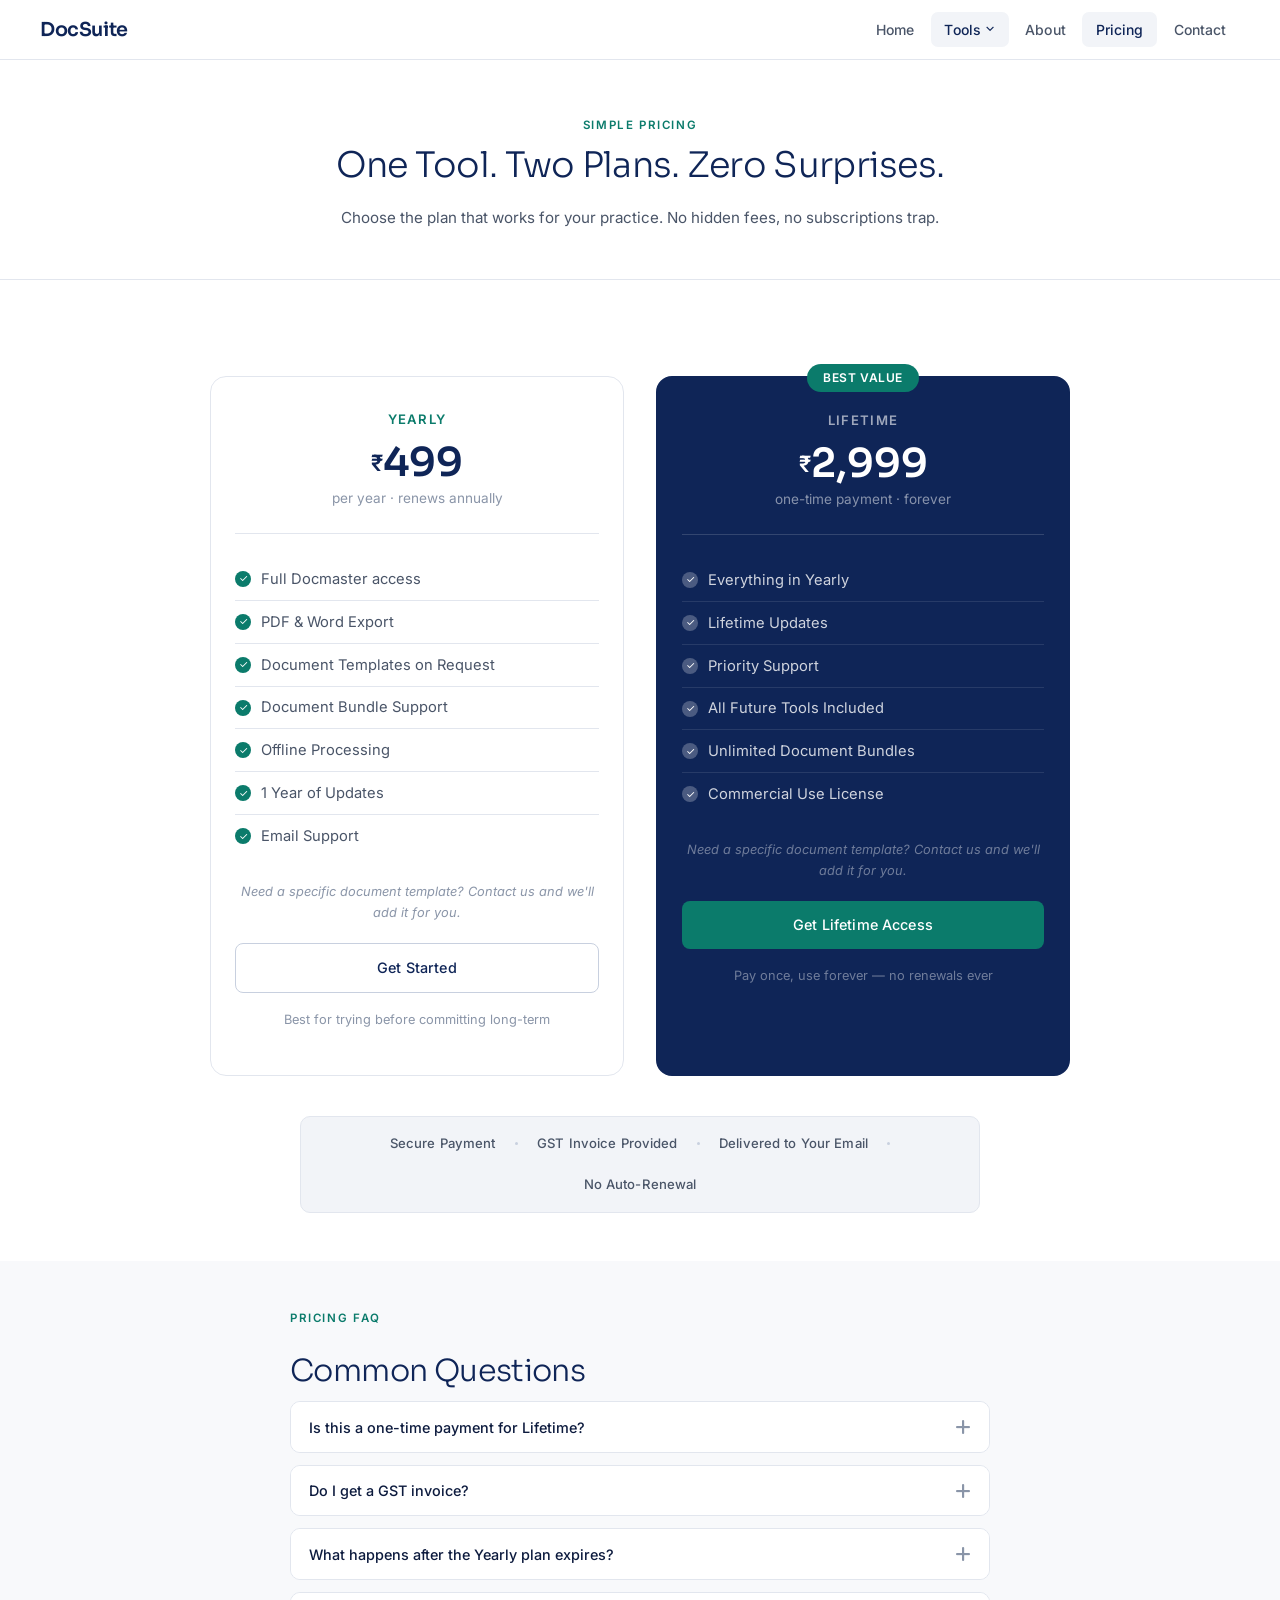
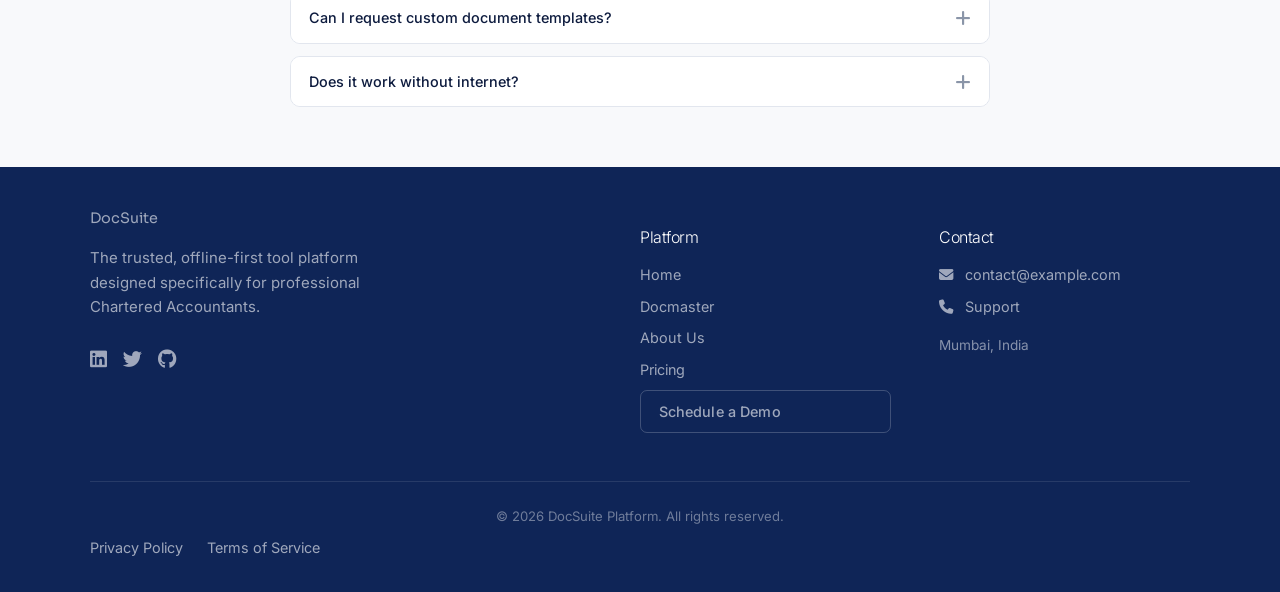
<file: pricing.html>
<!DOCTYPE html>
<html lang="en">

<head>
  <meta charset="UTF-8">
  <meta name="viewport" content="width=device-width, initial-scale=1.0">
  <title>Pricing | DocSuite</title>
  <meta name="description" content="Simple, transparent pricing for DocSuite.">
  <link
    href="https://fonts.googleapis.com/css2?family=Sora:wght@300;400;500;600&family=Inter:wght@300;400;500;600&display=swap"
    rel="stylesheet">
  <link rel="stylesheet" href="css/style.css">
  <link rel="stylesheet" href="https://cdnjs.cloudflare.com/ajax/libs/font-awesome/6.4.0/css/all.min.css">
</head>

<body>
  <nav class="navbar">
    <a href="index.html" class="nav-logo">DocSuite</a>

    <div class="hamburger">
      <span></span>
      <span></span>
      <span></span>
    </div>

    <div class="nav-links">
      <a href="index.html">Home</a>
      <div class="dropdown">
        <a href="#" class="dropdown-toggle">
          Tools <span class="dropdown-arrow">&#8964;</span>
        </a>
        <div class="dropdown-menu">
          <a href="docmaster.html">Docmaster</a>
          <span class="coming-soon">TaxCalc Pro <span class="badge-soon">Soon</span></span>
          <span class="coming-soon">AuditTrail <span class="badge-soon">Soon</span></span>
        </div>
      </div>
      <a href="about.html">About</a>
      <a href="pricing.html" class="active">Pricing</a>
      <a href="contact.html">Contact</a>
    </div>
  </nav>

  <!-- pricing.html hero -->
  <section class="hero" style="text-align:center;">
    <div class="container">
      <span class="section-label">Simple Pricing</span>
      <h1>One Tool. Two Plans. Zero Surprises.</h1>
      <p class="section-sub" style="margin: 1rem auto 0;">
        Choose the plan that works for your practice. No hidden fees, no subscriptions trap.
      </p>
    </div>
  </section>

  <!-- Pricing Cards -->
  <section class="section">
    <div class="container">
      <div class="pricing-grid">

        <!-- Yearly Plan -->
        <div class="pricing-card fade-up">
          <div class="plan-name">Yearly</div>
          <div class="price-amount">
            <span class="price-currency">₹</span>499
          </div>
          <div class="price-period">per year · renews annually</div>
          <hr class="pricing-divider">
          <ul class="pricing-features">
            <li><span class="check-icon">✓</span> Full Docmaster access</li>
            <li><span class="check-icon">✓</span> PDF & Word Export</li>
            <li><span class="check-icon">✓</span> Document Templates on Request</li>
            <li><span class="check-icon">✓</span> Document Bundle Support</li>
            <li><span class="check-icon">✓</span> Offline Processing</li>
            <li><span class="check-icon">✓</span> 1 Year of Updates</li>
            <li><span class="check-icon">✓</span> Email Support</li>
          </ul>
          <p class="template-note">
            Need a specific document template? Contact us and we'll add it for you.
          </p>
          <a href="schedule.html" class="btn-outline" style="width:100%;text-align:center;box-sizing:border-box;">Get
            Started</a>
          <p class="pricing-note">Best for trying before committing long-term</p>
        </div>

        <!-- Lifetime Plan — Featured -->
        <div class="pricing-card featured fade-up">
          <div class="pricing-badge">Best Value</div>
          <div class="plan-name">Lifetime</div>
          <div class="price-amount">
            <span class="price-currency">₹</span>2,999
          </div>
          <div class="price-period">one-time payment · forever</div>
          <hr class="pricing-divider">
          <ul class="pricing-features">
            <li><span class="check-icon">✓</span> Everything in Yearly</li>
            <li><span class="check-icon">✓</span> Lifetime Updates</li>
            <li><span class="check-icon">✓</span> Priority Support</li>
            <li><span class="check-icon">✓</span> All Future Tools Included</li>
            <li><span class="check-icon">✓</span> Unlimited Document Bundles</li>
            <li><span class="check-icon">✓</span> Commercial Use License</li>
          </ul>
          <p class="template-note">
            Need a specific document template? Contact us and we'll add it for you.
          </p>
          <a href="schedule.html" class="btn-teal" style="width:100%;text-align:center;box-sizing:border-box;">Get
            Lifetime Access</a>
          <p class="pricing-note">Pay once, use forever — no renewals ever</p>
        </div>

      </div>

      <!-- Trust line below pricing -->
      <div class="trust-strip">
        <span>Secure Payment</span>
        <span class="strip-divider"></span>
        <span>GST Invoice Provided</span>
        <span class="strip-divider"></span>
        <span>Delivered to Your Email</span>
        <span class="strip-divider"></span>
        <span>No Auto-Renewal</span>
      </div>
    </div>
  </section>

  <!-- Pricing FAQ Section -->
  <section class="section section-alt">
    <div class="container" style="max-width: 700px;">
      <span class="section-label">Pricing FAQ</span>
      <h2 class="section-title fade-up">Common Questions</h2>

      <!-- FAQ items using existing accordion JS -->
      <div class="faq-item fade-up">
        <button class="faq-question">Is this a one-time payment for Lifetime? <i
            class="fas fa-plus faq-icon"></i></button>
        <div class="faq-answer">
          <p>Yes. You pay once and own Docmaster forever. No renewals, no subscriptions, no hidden charges.</p>
        </div>
      </div>
      <div class="faq-item fade-up">
        <button class="faq-question">Do I get a GST invoice? <i class="fas fa-plus faq-icon"></i></button>
        <div class="faq-answer">
          <p>Yes, a proper GST invoice is sent to your email immediately after payment.</p>
        </div>
      </div>
      <div class="faq-item fade-up">
        <button class="faq-question">What happens after the Yearly plan expires? <i
            class="fas fa-plus faq-icon"></i></button>
        <div class="faq-answer">
          <p>You will be notified before expiry. You can renew at ₹499 or upgrade to Lifetime at any time.</p>
        </div>
      </div>
      <div class="faq-item fade-up">
        <button class="faq-question">Can I request custom document templates? <i
            class="fas fa-plus faq-icon"></i></button>
        <div class="faq-answer">
          <p>Yes. Just contact us with your requirement and we will review and include it in the next update.</p>
        </div>
      </div>
      <div class="faq-item fade-up">
        <button class="faq-question">Does it work without internet? <i class="fas fa-plus faq-icon"></i></button>
        <div class="faq-answer">
          <p>Yes. Docmaster is fully offline. No internet connection is required after download and activation.</p>
        </div>
      </div>
    </div>
  </section>

  <footer class="footer" id="contact">
    <!-- Footer content (same as index.html) -->
    <div class="container">
      <div class="footer-grid">
        <div>
          <a href="index.html" class="footer-logo">DocSuite</a>
          <p style="color: rgba(255,255,255,0.6); max-width: 300px; margin-bottom: 1.5rem;">The trusted, offline-first
            tool platform designed specifically for professional Chartered Accountants.</p>
          <div style="display: flex; gap: 1rem;">
            <!-- REPLACE: your social links -->
            <a href="#" style="font-size: 1.2rem;"><i class="fab fa-linkedin"></i></a>
            <a href="#" style="font-size: 1.2rem;"><i class="fab fa-twitter"></i></a>
            <a href="#" style="font-size: 1.2rem;"><i class="fab fa-github"></i></a>
          </div>
        </div>
        <div>
          <h4 style="color: var(--white); margin-bottom: 1rem; font-family: 'Inter', sans-serif; font-size: 1rem;">
            Platform</h4>
          <a href="index.html">Home</a>
          <a href="docmaster.html">Docmaster</a>
          <a href="about.html">About Us</a>
          <a href="pricing.html">Pricing</a>
          <a href="schedule.html" class="footer-demo-link">
            <span class="footer-demo-dot"></span>
            Schedule a Demo
          </a>
        </div>
        <div>
          <h4 style="color: var(--white); margin-bottom: 1rem; font-family: 'Inter', sans-serif; font-size: 1rem;">
            Contact</h4>
          <!-- REPLACE: your email -->
          <a href="mailto:contact@example.com"><i class="fas fa-envelope" style="margin-right: 8px;"></i>
            contact@example.com</a>
          <a href="#"><i class="fas fa-phone" style="margin-right: 8px;"></i> Support</a>
          <p style="margin-top: 1rem; font-size: 0.85rem; color: rgba(255,255,255,0.5);">Mumbai, India</p>
        </div>
      </div>
      <div class="footer-bottom">
        <div>&copy; 2026 DocSuite Platform. All rights reserved.</div>
        <div style="display: flex; gap: 1.5rem;">
          <a href="#">Privacy Policy</a>
          <a href="#">Terms of Service</a>
        </div>
      </div>
    </div>
  </footer>

  <script src="js/main.js"></script>
</body>

</html>
</file>
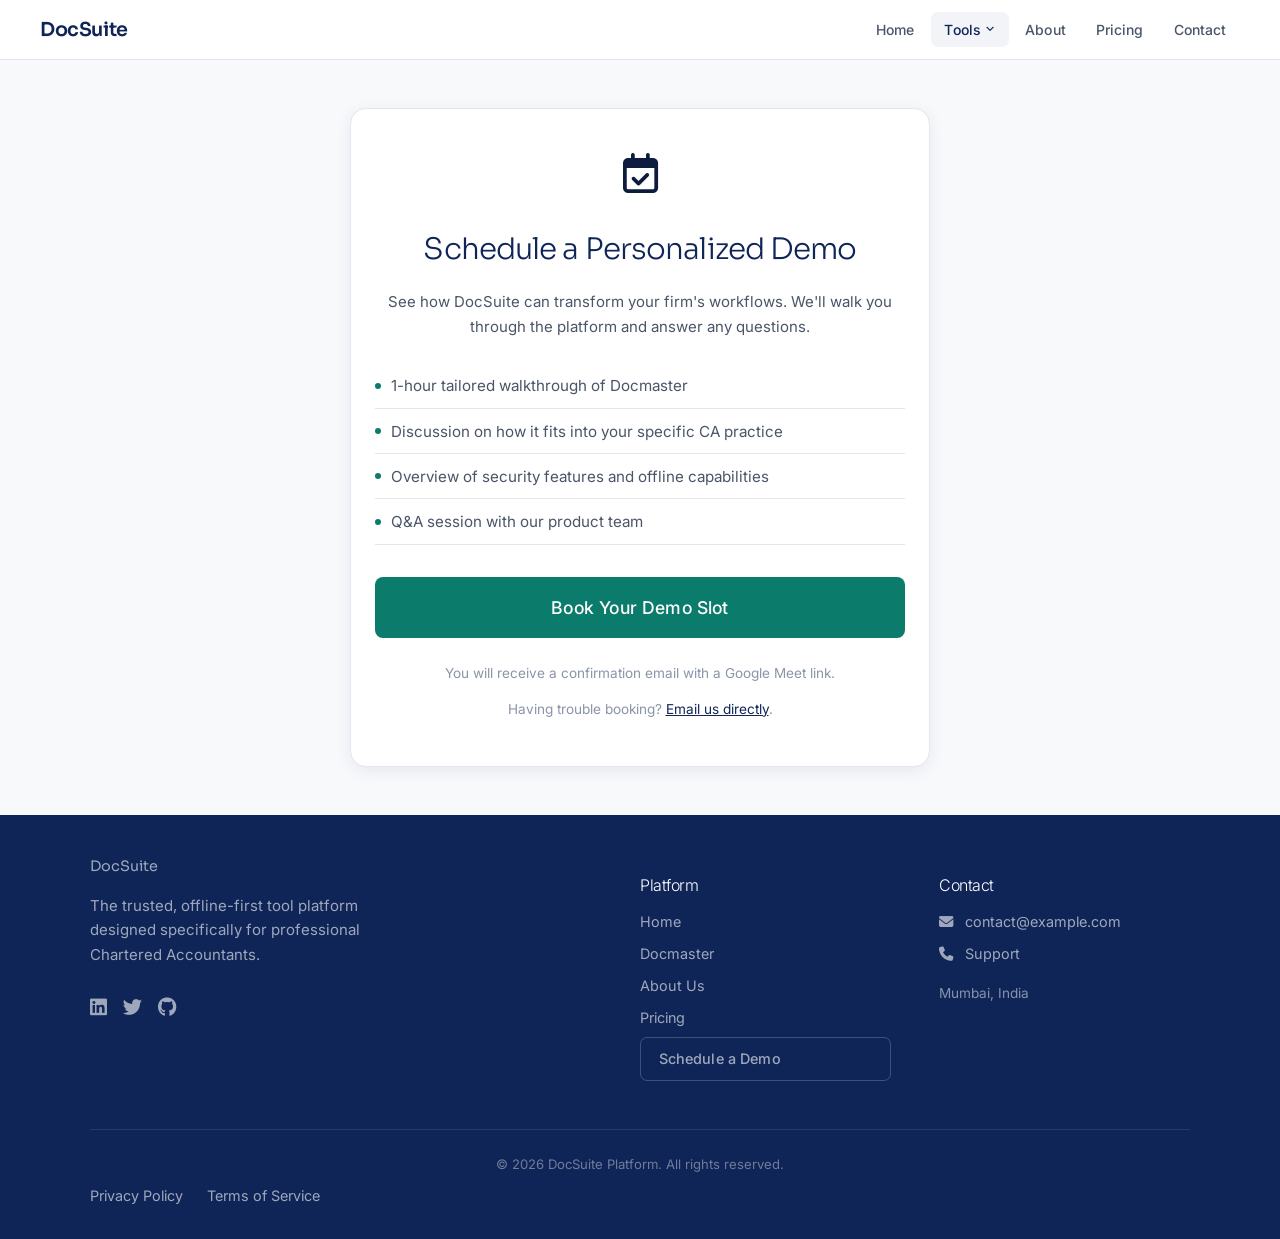
<file: schedule.html>
<!DOCTYPE html>
<html lang="en">

<head>
    <meta charset="UTF-8">
    <meta name="viewport" content="width=device-width, initial-scale=1.0">
    <title>Schedule Demo | DocSuite</title>
    <meta name="description" content="Schedule a personalized demo of the DocSuite platform.">
    <link
        href="https://fonts.googleapis.com/css2?family=Sora:wght@300;400;500;600&family=Inter:wght@300;400;500;600&display=swap"
        rel="stylesheet">
    <link rel="stylesheet" href="css/style.css">
    <link rel="stylesheet" href="https://cdnjs.cloudflare.com/ajax/libs/font-awesome/6.4.0/css/all.min.css">
</head>

<body>
    <nav class="navbar">
        <a href="index.html" class="nav-logo">DocSuite</a>

        <div class="hamburger">
            <span></span>
            <span></span>
            <span></span>
        </div>

        <div class="nav-links">
            <a href="index.html">Home</a>
            <div class="dropdown">
                <a href="#" class="dropdown-toggle">
                    Tools <span class="dropdown-arrow">&#8964;</span>
                </a>
                <div class="dropdown-menu">
                    <a href="docmaster.html">Docmaster</a>
                    <span class="coming-soon">TaxCalc Pro <span class="badge-soon">Soon</span></span>
                    <span class="coming-soon">AuditTrail <span class="badge-soon">Soon</span></span>
                </div>
            </div>
            <a href="about.html">About</a>
            <a href="pricing.html">Pricing</a>
            <a href="contact.html">Contact</a>
        </div>
    </nav>

    <section class="section section-alt"
        style="min-height: calc(100vh - 64px - 300px); display: flex; align-items: center;">
        <div class="container">
            <div class="demo-card">
                <div class="demo-icon text-teal">
                    <i class="far fa-calendar-check"></i>
                </div>
                <h2>Schedule a Personalized Demo</h2>
                <p style="margin-top: 0.5rem;">See how DocSuite can transform your firm's workflows. We'll walk you
                    through the platform and answer any questions.</p>

                <ul class="demo-list">
                    <li>1-hour tailored walkthrough of Docmaster</li>
                    <li>Discussion on how it fits into your specific CA practice</li>
                    <li>Overview of security features and offline capabilities</li>
                    <li>Q&A session with our product team</li>
                </ul>


                <a href="https://cal.com/pranav-patel-xz3zzc/demo" target="_blank" rel="noopener noreferrer"
                    class="btn-teal" style="width: 100%; text-align: center; font-size: 1.1rem; padding: 1rem;">
                    Book Your Demo Slot
                </a>

                <p style="margin-top: 1.5rem; font-size: 0.85rem; color: var(--text-muted);">
                    You will receive a confirmation email with a Google Meet link.
                </p>
                <p style="margin-top: 0.5rem; font-size: 0.85rem; color: var(--text-muted);">
                    Having trouble booking? <a href="mailto:demo@example.com"
                        style="color: var(--navy); text-decoration: underline;">Email us directly</a>.
                </p>
            </div>
        </div>
    </section>

    <footer class="footer" id="contact">
        <!-- Footer content (same as index.html) -->
        <div class="container">
            <div class="footer-grid">
                <div>
                    <a href="index.html" class="footer-logo">DocSuite</a>
                    <p style="color: rgba(255,255,255,0.6); max-width: 300px; margin-bottom: 1.5rem;">The trusted,
                        offline-first tool platform designed specifically for professional Chartered Accountants.</p>
                    <div style="display: flex; gap: 1rem;">
                        <!-- REPLACE: your social links -->
                        <a href="#" style="font-size: 1.2rem;"><i class="fab fa-linkedin"></i></a>
                        <a href="#" style="font-size: 1.2rem;"><i class="fab fa-twitter"></i></a>
                        <a href="#" style="font-size: 1.2rem;"><i class="fab fa-github"></i></a>
                    </div>
                </div>
                <div>
                    <h4
                        style="color: var(--white); margin-bottom: 1rem; font-family: 'Inter', sans-serif; font-size: 1rem;">
                        Platform</h4>
                    <a href="index.html">Home</a>
                    <a href="docmaster.html">Docmaster</a>
                    <a href="about.html">About Us</a>
                    <a href="pricing.html">Pricing</a>
                    <a href="schedule.html" class="footer-demo-link">
                        <span class="footer-demo-dot"></span>
                        Schedule a Demo
                    </a>
                </div>
                <div>
                    <h4
                        style="color: var(--white); margin-bottom: 1rem; font-family: 'Inter', sans-serif; font-size: 1rem;">
                        Contact</h4>
                    <!-- REPLACE: your email -->
                    <a href="mailto:contact@example.com"><i class="fas fa-envelope" style="margin-right: 8px;"></i>
                        contact@example.com</a>
                    <a href="#"><i class="fas fa-phone" style="margin-right: 8px;"></i> Support</a>
                    <p style="margin-top: 1rem; font-size: 0.85rem; color: rgba(255,255,255,0.5);">Mumbai, India</p>
                </div>
            </div>
            <div class="footer-bottom">
                <div>&copy; 2026 DocSuite Platform. All rights reserved.</div>
                <div style="display: flex; gap: 1.5rem;">
                    <a href="#">Privacy Policy</a>
                    <a href="#">Terms of Service</a>
                </div>
            </div>
        </div>
    </footer>

    <script src="js/main.js"></script>
</body>

</html>
</file>
<file: css/style.css>
:root {
  --navy: #0F2557;
  --navy-light: #1a3a7a;
  --teal: #0B7B6B;
  --teal-light: #0d9a87;
  --white: #ffffff;
  --off-white: #F8F9FB;
  --surface: #F2F4F8;
  --border: #E2E6EE;
  --border-dark: #C8D0DF;
  --text-primary: #0D1B3E;
  --text-secondary: #4A5568;
  --text-muted: #8A95A8;
  --shadow-sm: 0 1px 3px rgba(15,37,87,0.06);
  --shadow-md: 0 4px 16px rgba(15,37,87,0.08);
  --shadow-lg: 0 8px 32px rgba(15,37,87,0.12);
}

* {
  box-sizing: border-box;
}

body, p, a, button, input, li, span, label {
  font-family: 'Inter', sans-serif;
}

body {
  font-size: 15px;
  line-height: 1.65;
  color: var(--text-primary);
  background: var(--white);
  margin: 0;
  padding: 0;
  overflow-x: hidden;
  -webkit-font-smoothing: antialiased;
  -moz-osx-font-smoothing: grayscale;
}

h1, h2, h3, h4 {
  font-family: 'Sora', sans-serif;
  font-weight: 300;
  line-height: 1.15;
  letter-spacing: -0.03em;
}

h1 { 
  font-size: clamp(1.9rem, 3vw, 2.75rem); 
  font-weight: 300;
  color: var(--navy); 
  line-height: 1.15;
  letter-spacing: -0.03em;
}
h2 { font-size: clamp(1.5rem, 3vw, 2.4rem); color: var(--navy); }
h3 { font-size: 1.3rem; color: var(--navy); }
p  { color: var(--text-secondary); }

/* Navbar */
.navbar {
  height: 60px;
  padding: 0 2.5rem;
  border-bottom: 1px solid var(--border);
  background: rgba(255,255,255,0.97);
  position: sticky;
  top: 0;
  z-index: 100;
  display: flex;
  align-items: center;
  justify-content: space-between;
}

.nav-logo {
  font-size: 1.2rem;
  font-weight: 600;
  color: var(--navy);
  text-decoration: none;
  letter-spacing: -0.02em;
  font-family: 'Sora', sans-serif;
}

.nav-links {
  display: flex;
  align-items: center;
  gap: 0.2rem;
}

.nav-links a {
  font-size: 0.875rem;
  font-weight: 500;
  color: var(--text-secondary);
  text-decoration: none;
  padding: 0.4rem 0.85rem;
  border-radius: 7px;
  transition: color 0.15s, background 0.15s;
  letter-spacing: 0.005em;
}

.nav-links a:hover,
.nav-links a.active {
  color: var(--navy);
  background: var(--surface);
}

/* Dropdown */
.nav-links .dropdown-toggle {
  display: inline-flex;
  align-items: center;
  gap: 4px;
}
.nav-links .dropdown-arrow {
  display: inline-flex;
  align-items: center;
  font-size: 0.8rem;
  transform: translateY(-3px);
  transition: transform 0.2s ease;
}
.nav-links .dropdown:hover .dropdown-arrow {
  transform: translateY(-3px) rotate(180deg);
}

/* Desktop dropdown — CSS hover based */
.dropdown { position: relative; }
.dropdown-menu {
  display: block;
  position: absolute;
  top: calc(100% + 8px);
  left: 0;
  background: var(--white);
  border: 1px solid var(--border);
  border-radius: 10px;
  box-shadow: var(--shadow-md);
  min-width: 200px;
  padding: 0.5rem;
  opacity: 0;
  visibility: hidden;
  transform: translateY(-6px);
  transition: all 0.2s ease;
  z-index: 200;
}
.dropdown:hover .dropdown-menu {
  opacity: 1;
  visibility: visible;
  transform: translateY(0);
}
.dropdown-menu a {
  display: block;
  padding: 0.5rem 0.8rem;
  border-radius: 6px;
  font-size: 0.88rem;
  color: var(--text-secondary);
  text-decoration: none;
  transition: background 0.15s, color 0.15s;
}
.dropdown-menu a:hover {
  background: var(--surface);
  color: var(--navy);
}
.dropdown-menu .coming-soon {
  color: var(--text-muted);
  cursor: not-allowed;
  font-size: 0.85rem;
  padding: 0.5rem 0.8rem;
  display: flex;
  align-items: center;
  gap: 6px;
}
.badge-soon {
  font-size: 0.68rem;
  background: var(--surface);
  color: var(--text-muted);
  border: 1px solid var(--border);
  padding: 1px 6px;
  border-radius: 20px;
}

/* Hide hamburger on desktop always */
.hamburger {
  display: none;
}

/* Buttons */
.btn-primary {
  background: var(--navy);
  color: var(--white);
  padding: 0.75rem 1.75rem;
  border-radius: 8px;
  font-size: 0.9rem;
  letter-spacing: 0.01em;
  font-weight: 500;
  text-decoration: none;
  display: inline-block;
  border: none;
  cursor: pointer;
  transition: background 0.2s, transform 0.15s, box-shadow 0.2s;
  box-shadow: var(--shadow-sm);
}
.btn-primary:hover {
  background: var(--navy-light);
  transform: translateY(-1px);
  box-shadow: var(--shadow-md);
}

.btn-outline {
  background: transparent;
  color: var(--navy);
  padding: 0.75rem 1.75rem;
  border-radius: 8px;
  font-size: 0.9rem;
  letter-spacing: 0.01em;
  font-weight: 500;
  text-decoration: none;
  display: inline-block;
  border: 1.5px solid var(--border-dark);
  cursor: pointer;
  transition: all 0.2s;
}
.btn-outline:hover {
  border-color: var(--navy);
  background: var(--off-white);
  transform: translateY(-1px);
}

.btn-teal {
  background: var(--teal);
  color: var(--white);
  padding: 0.75rem 1.75rem;
  border-radius: 8px;
  font-size: 0.9rem;
  letter-spacing: 0.01em;
  font-weight: 500;
  text-decoration: none;
  display: inline-block;
  border: none;
  cursor: pointer;
  transition: all 0.2s;
}
.btn-teal:hover {
  background: var(--teal-light);
  transform: translateY(-1px);
  box-shadow: var(--shadow-md);
}

/* Sections & Layout */
.section { padding: 5rem 2rem; }
.section-alt { background: var(--off-white); }
.container { max-width: 1100px; margin: 0 auto; }
.section-label {
  font-size: 0.72rem;
  font-weight: 600;
  letter-spacing: 0.14em;
  text-transform: uppercase;
  color: var(--teal);
  margin-bottom: 0.6rem;
  display: block;
}
.section-title {
  font-size: clamp(1.6rem, 2.8vw, 2.2rem);
  color: var(--navy);
  margin-bottom: 0.75rem;
  letter-spacing: -0.02em;
  line-height: 1.2;
}
.section-sub {
  font-size: 0.97rem;
  color: var(--text-secondary);
  max-width: 500px;
  line-height: 1.7;
  margin-bottom: 2.5rem;
}
.text-center { text-align: center; }
.text-center .section-sub { margin-left: auto; margin-right: auto; }

.section-featured {
  border-top: 3px solid var(--navy);
}

/* Cards */
.card {
  background: var(--white);
  border: 1px solid var(--border);
  border-radius: 12px;
  padding: 1.75rem;
  transition: box-shadow 0.2s ease, transform 0.2s ease;
}
.card:hover {
  box-shadow: 0 6px 24px rgba(15,37,87,0.08);
  transform: translateY(-2px);
}
.card-icon {
  width: 40px;
  height: 40px;
  border-radius: 9px;
  background: var(--surface);
  border: 1px solid var(--border);
  display: flex;
  align-items: center;
  justify-content: center;
  margin-bottom: 1.1rem;
  font-size: 1.1rem;
}
.card h3 {
  font-size: 1rem;
  margin-bottom: 0.5rem;
  color: var(--navy);
}
.card p {
  font-size: 0.9rem;
  color: var(--text-secondary);
  line-height: 1.65;
  margin: 0;
}

/* Desktop — 3 columns */
.card-grid {
  display: grid;
  grid-template-columns: repeat(3, 1fr);
  gap: 1.5rem;
}
.card-title {
  margin-bottom: 0.5rem;
}

/* Hero Section */
.hero {
  padding: 7rem 2rem 6rem;
  text-align: center;
  background: var(--white);
  border-bottom: 1px solid var(--border);
}
.hero-tag {
  display: inline-flex;
  align-items: center;
  gap: 7px;
  background: var(--surface);
  border: 1px solid var(--border);
  color: var(--text-secondary);
  font-size: 0.8rem;
  font-weight: 500;
  padding: 0.35rem 1rem;
  border-radius: 20px;
  margin-bottom: 2rem;
  letter-spacing: 0.01em;
}
.hero h1 {
  font-size: clamp(2rem, 3.5vw, 3rem);
  max-width: 640px;
  margin: 0 auto 1.25rem;
  line-height: 1.15;
  letter-spacing: -0.03em;
  color: var(--navy);
}
.hero p {
  font-size: 1rem;
  color: var(--text-secondary);
  max-width: 480px;
  margin: 0 auto 2.5rem;
  line-height: 1.7;
}
.hero-btns {
  display: inline-flex;
  align-items: center;
  gap: 0.875rem;
  flex-wrap: wrap;
  justify-content: center;
}
.hero-btns .btn-primary {
  padding: 0.8rem 1.75rem;
  font-size: 0.92rem;
  min-width: 180px;
}
.hero-btns .btn-outline {
  padding: 0.8rem 1.75rem;
  font-size: 0.92rem;
  min-width: 160px;
}

/* FAQ Accordion */
.faq-item {
  border: 1px solid var(--border);
  border-radius: 10px;
  margin-bottom: 0.75rem;
  overflow: hidden;
}
.faq-question {
  width: 100%;
  background: var(--white);
  border: none;
  padding: 1.1rem 1.5rem;
  text-align: left;
  font-family: 'Inter', sans-serif;
  font-size: 0.97rem;
  font-weight: 500;
  color: var(--text-primary);
  cursor: pointer;
  display: flex;
  justify-content: space-between;
  align-items: center;
  transition: background 0.2s;
}
.faq-question:hover { background: var(--off-white); }
.faq-question.open { color: var(--navy); }
.faq-icon {
  font-size: 1.1rem;
  color: var(--text-muted);
  transition: transform 0.25s;
  flex-shrink: 0;
}
.faq-question.open .faq-icon { transform: rotate(45deg); }
.faq-answer {
  max-height: 0;
  overflow: hidden;
  transition: max-height 0.3s ease, padding 0.3s;
  padding: 0 1.5rem;
  font-size: 0.95rem;
  color: var(--text-secondary);
  line-height: 1.7;
}
.faq-answer.open {
  max-height: 200px;
  padding: 0 1.5rem 1.2rem;
}

/* Trust Bar */
.trust-bar {
  background: var(--surface);
  border-top: 1px solid var(--border);
  border-bottom: 1px solid var(--border);
  padding: 0.9rem 2rem;
  display: flex;
  justify-content: center;
  align-items: center;
  gap: 2rem;
  flex-wrap: wrap;
}
.trust-item {
  display: flex;
  align-items: center;
  gap: 0.45rem;
  font-size: 0.82rem;
  color: var(--text-secondary);
  font-weight: 500;
  letter-spacing: 0.01em;
}
.trust-dot {
  width: 6px;
  height: 6px;
  border-radius: 50%;
  background: var(--teal);
  flex-shrink: 0;
}

/* Footer */
.footer {
  background: var(--navy);
  color: rgba(255,255,255,0.7);
  padding: 3rem 2rem 2rem;
}
.footer-logo {
  font-family: 'Sora', sans-serif;
  font-size: 1.3rem;
  color: var(--white);
  margin-bottom: 0.5rem;
  text-decoration: none;
  display: inline-block;
}
/* Desktop — 3 columns */
.footer-grid {
  display: grid;
  grid-template-columns: 2fr 1fr 1fr;
  gap: 3rem;
  margin-bottom: 2.5rem;
}
.footer a {
  color: rgba(255,255,255,0.6);
  text-decoration: none;
  font-size: 0.9rem;
  display: block;
  margin-bottom: 0.5rem;
  transition: color 0.2s;
}
.footer a:hover { color: var(--white); }
.footer-bottom {
  border-top: 1px solid rgba(255,255,255,0.1);
  padding-top: 1.5rem;
  font-size: 0.82rem;
  color: rgba(255,255,255,0.4);
  display: flex;
  justify-content: space-between;
  flex-wrap: wrap;
  gap: 1rem;
}

/* Video Embed */
.video-wrapper {
  display: block;
  position: relative;
  padding-bottom: 56.25%;
  height: 0;
  border-radius: 12px;
  overflow: hidden;
  border: 1px solid var(--border);
  box-shadow: var(--shadow-lg);
  max-width: 860px;
  margin: 2.5rem auto 0 !important;
  width: 100%;
}
.video-wrapper iframe {
  position: absolute;
  top: 0;
  left: 0;
  width: 100%;
  height: 100%;
  border: none;
}
/* Center the section content */
#tutorial .container {
  text-align: center;
}
#tutorial .section-sub {
  margin-left: auto;
  margin-right: auto;
}

/* Schedule / Demo Page */
.demo-card {
  background: var(--white);
  border: 1px solid var(--border);
  border-radius: 16px;
  padding: 3rem;
  max-width: 580px;
  margin: 0 auto;
  box-shadow: var(--shadow-md);
  text-align: center;
}
.demo-icon {
  font-size: 2.5rem;
  margin-bottom: 1rem;
}
.demo-list {
  text-align: left;
  list-style: none;
  padding: 0;
  margin: 1.5rem 0 2rem;
}
.demo-list li {
  padding: 0.6rem 0;
  border-bottom: 1px solid var(--border);
  font-size: 0.95rem;
  color: var(--text-secondary);
  display: flex;
  align-items: center;
  gap: 0.6rem;
}
.demo-list li::before {
  content: '';
  width: 6px;
  height: 6px;
  border-radius: 50%;
  background: var(--teal);
  flex-shrink: 0;
}

/* Contact Page */
.contact-layout {
  display: grid;
  grid-template-columns: 1fr 1fr;
  gap: 4rem;
  max-width: 960px;
  margin: 0 auto;
}
.contact-info {
  display: flex;
  flex-direction: column;
  gap: 1.5rem;
}
.info-block {
  display: flex;
  align-items: flex-start;
  gap: 1rem;
}
.info-block i {
  font-size: 1.25rem;
  margin-top: 0.2rem;
}
.info-block h4 {
  margin: 0 0 0.25rem 0;
  color: var(--navy);
  font-size: 1.05rem;
}
.info-block p {
  margin: 0;
  font-size: 0.95rem;
}
.contact-form-card {
  padding: 2.5rem;
}
.form-row {
  margin-bottom: 1.25rem;
}
.form-group label {
  display: block;
  font-size: 0.85rem;
  font-weight: 500;
  color: var(--navy);
  margin-bottom: 0.5rem;
}
.form-group input,
.form-group select,
.form-group textarea {
  width: 100%;
  padding: 0.75rem 1rem;
  border: 1px solid var(--border-dark);
  border-radius: 8px;
  background: var(--white);
  font-family: 'Inter', sans-serif;
  font-size: 0.95rem;
  color: var(--text-primary);
  transition: border-color 0.2s, box-shadow 0.2s;
}
.form-group input:focus,
.form-group select:focus,
.form-group textarea:focus {
  outline: none;
  border-color: var(--navy);
  box-shadow: 0 0 0 3px rgba(15,37,87,0.1);
}
.form-result {
  margin-top: 1rem;
  font-size: 0.9rem;
  font-weight: 500;
  text-align: center;
  display: none;
}
.form-result.success {
  color: var(--teal);
  display: block;
}
.form-result.error {
  color: #d9534f;
  display: block;
}



.mission-card {
  background: var(--navy);
  color: var(--white);
}
.mission-card h2, .mission-card h3 {
  color: var(--white);
}
.mission-card p {
  color: rgba(255, 255, 255, 0.8);
}

.footer-demo-link {
  display: inline-flex;
  align-items: center;
  gap: 8px;
  margin-top: 0.5rem;
  padding: 0.55rem 1.1rem;
  background: transparent;
  color: rgba(255,255,255,0.85);
  border: 1px solid rgba(255,255,255,0.2);
  border-radius: 7px;
  font-size: 0.875rem;
  font-weight: 500;
  font-family: 'Inter', sans-serif;
  text-decoration: none;
  letter-spacing: 0.01em;
  transition: all 0.2s;
}
.footer-demo-link:hover {
  background: rgba(255,255,255,0.07);
  border-color: rgba(255,255,255,0.35);
  color: #ffffff;
}
.footer-demo-dot {
  width: 6px;
  height: 6px;
  border-radius: 50%;
  background: var(--teal-light);
  flex-shrink: 0;
}

/* Pricing Section */
/* Desktop — always side by side */
.pricing-grid {
  display: grid;
  grid-template-columns: 1fr 1fr;
  gap: 2rem;
  max-width: 860px;
  margin: 3rem auto 0;
}

.pricing-card {
  background: var(--white);
  border: 1px solid var(--border);
  border-radius: 16px;
  padding: 2.5rem 2rem;
  text-align: center;
  transition: box-shadow 0.2s, transform 0.2s;
  position: relative;
}
.pricing-card:hover {
  box-shadow: var(--shadow-lg);
  transform: translateY(-3px);
}

/* Featured card — Lifetime */
.pricing-card.featured {
  border: 2px solid var(--navy);
  background: var(--navy);
  color: white;
}
.pricing-card.featured h3,
.pricing-card.featured p,
.pricing-card.featured li {
  color: rgba(255,255,255,0.85);
}
.pricing-card.featured .price-amount {
  color: #ffffff;
}

.pricing-badge {
  position: absolute;
  top: -14px;
  left: 50%;
  transform: translateX(-50%);
  background: var(--teal);
  color: white;
  font-size: 0.75rem;
  font-weight: 600;
  padding: 0.25rem 1rem;
  border-radius: 20px;
  white-space: nowrap;
  letter-spacing: 0.05em;
  text-transform: uppercase;
}

.plan-name {
  font-size: 0.82rem;
  font-weight: 600;
  letter-spacing: 0.1em;
  text-transform: uppercase;
  color: var(--teal);
  margin-bottom: 0.5rem;
}
.pricing-card.featured .plan-name {
  color: rgba(255,255,255,0.6);
}

.price-amount {
  font-family: 'Sora', sans-serif;
  font-size: 3rem;
  font-weight: 600;
  color: var(--navy);
  line-height: 1;
  margin: 0.75rem 0 0.25rem;
}
.price-currency {
  font-size: 1.4rem;
  vertical-align: top;
  margin-top: 0.6rem;
  display: inline-block;
}
.price-period {
  font-size: 0.85rem;
  color: var(--text-muted);
  margin-bottom: 1.5rem;
}
.pricing-card.featured .price-period {
  color: rgba(255,255,255,0.5);
}

.pricing-divider {
  border: none;
  border-top: 1px solid var(--border);
  margin: 1.5rem 0;
}
.pricing-card.featured .pricing-divider {
  border-color: rgba(255,255,255,0.15);
}

.pricing-features {
  list-style: none;
  padding: 0;
  margin: 0 0 2rem;
  text-align: left;
}
.pricing-features li {
  padding: 0.55rem 0;
  font-size: 0.92rem;
  color: var(--text-secondary);
  display: flex;
  align-items: center;
  gap: 0.6rem;
  border-bottom: 1px solid var(--border);
}
.pricing-card.featured .pricing-features li {
  border-bottom-color: rgba(255,255,255,0.1);
  color: rgba(255,255,255,0.8);
}
.pricing-features li:last-child {
  border-bottom: none;
}
.check-icon {
  width: 16px;
  height: 16px;
  border-radius: 50%;
  background: var(--teal);
  color: white;
  display: inline-flex;
  align-items: center;
  justify-content: center;
  font-size: 0.65rem;
  flex-shrink: 0;
}
.pricing-card.featured .check-icon {
  background: rgba(255,255,255,0.25);
}

.pricing-note {
  font-size: 0.8rem;
  color: var(--text-muted);
  margin-top: 1rem;
}
.pricing-card.featured .pricing-note {
  color: rgba(255,255,255,0.4);
}

/* Desktop */
.trust-strip {
  display: flex;
  flex-direction: row;
  align-items: center;
  justify-content: center;
  gap: 1.2rem;
  flex-wrap: wrap;
  padding: 1rem 2rem;
  background: var(--surface);
  border: 1px solid var(--border);
  border-radius: 10px;
  max-width: 680px;
  margin: 2.5rem auto 0;
}
.trust-strip span {
  font-size: 0.82rem;
  font-weight: 500;
  color: var(--text-secondary);
  font-family: 'Inter', sans-serif;
  letter-spacing: 0.01em;
}
.strip-divider {
  width: 3px;
  height: 3px;
  border-radius: 50%;
  background: var(--border-dark);
  flex-shrink: 0;
}

.template-note {
  font-size: 0.8rem;
  color: var(--text-muted);
  font-style: italic;
  margin: -0.5rem 0 1.25rem;
  text-align: center;
  font-family: 'Inter', sans-serif;
}
.pricing-card.featured .template-note {
  color: rgba(255,255,255,0.4);
}

/* Desktop — 3 columns */
.steps-grid {
  display: grid;
  grid-template-columns: repeat(3, 1fr);
  gap: 2rem;
  margin-top: 2.5rem;
}
.step-item {
  padding: 2rem;
  background: var(--white);
  border: 1px solid var(--border);
  border-radius: 12px;
}
.step-number {
  font-family: 'Inter', sans-serif;
  font-size: 0.75rem;
  font-weight: 600;
  letter-spacing: 0.1em;
  color: var(--teal);
  margin-bottom: 1rem;
  padding: 0.3rem 0.7rem;
  background: rgba(11,123,107,0.07);
  border-radius: 20px;
  display: inline-block;
}
.step-item h3 {
  font-size: 1.05rem;
  margin-bottom: 0.5rem;
}
.step-item p {
  font-size: 0.9rem;
  color: var(--text-secondary);
  line-height: 1.65;
}

/* --- Bundle Feature --- */
/* Desktop — side by side */
.bundle-showcase {
  display: grid;
  grid-template-columns: 1fr 1fr;
  gap: 4rem;
  align-items: center;
}
.bundle-list {
  list-style: none;
  padding: 0;
  margin: 1.5rem 0 0;
}
.bundle-list li {
  padding: 0.6rem 0;
  font-size: 0.92rem;
  color: var(--text-secondary);
  border-bottom: 1px solid var(--border);
  display: flex;
  align-items: center;
  gap: 0.7rem;
}
.bundle-list li::before {
  content: '';
  width: 6px;
  height: 6px;
  border-radius: 50%;
  background: var(--teal);
  flex-shrink: 0;
}
.bundle-visual {
  display: flex;
  flex-direction: column;
  align-items: center;
  gap: 0;
  padding: 2rem;
  background: var(--white);
  border: 1px solid var(--border);
  border-radius: 16px;
}
.bv-input {
  background: var(--navy);
  color: white;
  padding: 0.85rem 2rem;
  border-radius: 8px;
  font-size: 0.9rem;
  font-weight: 500;
  font-family: 'Inter', sans-serif;
  width: 100%;
  text-align: center;
}
.bv-arrow {
  width: 2px;
  height: 32px;
  background: var(--border-dark);
  position: relative;
  margin: 0 auto;
}
.bv-arrow::after {
  content: '';
  position: absolute;
  bottom: 0;
  left: 50%;
  transform: translateX(-50%);
  width: 0;
  height: 0;
  border-left: 6px solid transparent;
  border-right: 6px solid transparent;
  border-top: 8px solid var(--border-dark);
}
.bv-docs {
  display: flex;
  flex-direction: column;
  gap: 0.6rem;
  width: 100%;
}
.bv-doc {
  background: var(--surface);
  border: 1px solid var(--border);
  border-radius: 7px;
  padding: 0.7rem 1.2rem;
  font-size: 0.875rem;
  font-family: 'Inter', sans-serif;
  color: var(--text-secondary);
  font-weight: 500;
  text-align: center;
  transition: border-color 0.2s ease, color 0.2s ease, transform 0.2s ease;
}
.bv-doc:hover {
  border-color: var(--teal);
  color: var(--teal);
  transform: translateX(4px);
}


/* --- Animations --- */
/* Fade up on scroll — base state */
.fade-up {
  opacity: 0;
  transform: translateY(24px);
  transition: opacity 0.55s ease, transform 0.55s ease;
}
.fade-up.visible {
  opacity: 1;
  transform: translateY(0);
}

/* Staggered children */
.fade-up:nth-child(1) { transition-delay: 0s; }
.fade-up:nth-child(2) { transition-delay: 0.1s; }
.fade-up:nth-child(3) { transition-delay: 0.2s; }
.fade-up:nth-child(4) { transition-delay: 0.3s; }

/* Navbar logo subtle entrance */
.nav-logo {
  animation: fadeIn 0.4s ease forwards;
}

/* Hero entrance — staggered */
.hero-tag {
  animation: fadeSlideUp 0.5s ease 0.1s both;
}
.hero h1 {
  animation: fadeSlideUp 0.55s ease 0.2s both;
}
.hero p {
  animation: fadeSlideUp 0.55s ease 0.3s both;
}
.hero-btns {
  animation: fadeSlideUp 0.55s ease 0.4s both;
}
.trust-bar {
  animation: fadeSlideUp 0.55s ease 0.5s both;
}

@keyframes fadeSlideUp {
  from { opacity: 0; transform: translateY(20px); }
  to   { opacity: 1; transform: translateY(0); }
}

@keyframes fadeIn {
  from { opacity: 0; }
  to   { opacity: 1; }
}

/* Card hover */
.card {
  transition: box-shadow 0.25s ease, transform 0.25s ease;
}
.card:hover {
  transform: translateY(-3px);
  box-shadow: var(--shadow-md);
}

/* Button press feel */
.btn-primary:active,
.btn-teal:active,
.btn-outline:active {
  transform: scale(0.97);
}

/* Pricing card hover */
.pricing-card {
  transition: transform 0.25s ease, box-shadow 0.25s ease;
}
.pricing-card:hover {
  transform: translateY(-4px);
}

/* Step items */
.step-item {
  transition: box-shadow 0.25s ease, transform 0.25s ease;
}
.step-item:hover {
  transform: translateY(-2px);
  box-shadow: var(--shadow-md);
}

.demo-card {
  overflow: hidden;
  box-sizing: border-box;
  padding: 2.5rem 2rem;
}

.demo-card .btn-teal {
  width: 100%;
  box-sizing: border-box;
  text-align: center;
  display: block;
}

/* --- RESPONSIVE MEDIA QUERIES --- */

/* Tablet */
@media (max-width: 900px) {
  .pricing-grid {
    grid-template-columns: 1fr 1fr;
    max-width: 680px;
  }
  .card-grid {
    grid-template-columns: repeat(2, 1fr);
  }
  .steps-grid {
    grid-template-columns: repeat(2, 1fr);
  }
  .bundle-showcase {
    grid-template-columns: 1fr;
    gap: 2.5rem;
  }
  .bundle-visual {
    max-width: 460px;
    margin: 0 auto;
    width: 100%;
  }
  .footer-grid {
    grid-template-columns: 1fr 1fr;
    gap: 2rem;
  }
  .footer-grid > div:first-child {
    grid-column: 1 / -1;
  }
}

/* Mobile large */
@media (max-width: 768px) {
  .navbar {
    padding: 0 1.25rem;
    height: 58px;
    backdrop-filter: none;
    -webkit-backdrop-filter: none;
    background: var(--white);
    position: sticky;
    top: 0;
    z-index: 1000;
  }

  .hamburger {
    display: flex;
    flex-direction: column;
    gap: 5px;
    cursor: pointer;
    padding: 6px;
    background: none;
    border: none;
    z-index: 1001;
  }
  .hamburger span {
    width: 22px;
    height: 2px;
    background: var(--navy);
    border-radius: 2px;
    transition: all 0.25s ease;
    display: block;
  }
  .hamburger.open span:nth-child(1) {
    transform: translateY(7px) rotate(45deg);
  }
  .hamburger.open span:nth-child(2) {
    opacity: 0;
    transform: scaleX(0);
  }
  .hamburger.open span:nth-child(3) {
    transform: translateY(-7px) rotate(-45deg);
  }

  .nav-links {
    display: none;
    position: absolute;
    top: 100%;
    left: 0;
    right: 0;
    background: var(--white);
    border-bottom: 1px solid var(--border);
    flex-direction: column;
    padding: 0.5rem 1rem 1rem;
    gap: 0.25rem;
    box-shadow: 0 8px 24px rgba(15,37,87,0.08);
    z-index: 998;
  }
  .nav-links.open {
    display: flex;
  }
  .nav-links a {
    width: 100%;
    text-align: left;
    padding: 0.75rem 0.75rem;
    font-size: 0.95rem;
    font-weight: 500;
    color: var(--text-primary);
    border-radius: 8px;
    border-bottom: none;
    text-decoration: none;
    transition: background 0.15s;
  }
  .nav-links a:hover {
    background: var(--surface);
    color: var(--navy);
  }
  .nav-links a.active {
    color: var(--navy);
    background: var(--surface);
    font-weight: 600;
  }

  /* Tools dropdown inside mobile menu */
  .dropdown {
    width: 100%;
  }
  .dropdown > a {
    display: flex;
    justify-content: space-between;
    align-items: center;
  }
  /* Mobile dropdown — JS based, hidden by default */
  .dropdown-menu {
    display: none;
    position: static;
    opacity: 1;
    visibility: visible;
    transform: none;
    box-shadow: none;
    border: none;
    background: var(--surface);
    border-radius: 8px;
    padding: 0.35rem 0.5rem;
    margin: 0.25rem 0 0.25rem 0.75rem;
    min-width: unset;
    width: calc(100% - 0.75rem);
    transition: none;
  }
  .dropdown-menu.open {
    display: block;
  }
  /* Disable hover on mobile */
  .dropdown:hover .dropdown-menu {
    opacity: 1;
    visibility: visible;
    display: none;
  }
  .dropdown:hover .dropdown-menu.open {
    display: block;
  }

  /* Rotate arrow when open */
  .dropdown.open .dropdown-arrow {
    display: inline-block;
    transform: rotate(180deg);
    transition: transform 0.2s ease;
  }
  .dropdown-arrow {
    display: inline-block;
    transition: transform 0.2s ease;
    font-size: 1rem;
    margin-left: 4px;
  }

  .dropdown-menu a {
    font-size: 0.88rem;
    padding: 0.6rem 0.75rem;
    color: var(--text-secondary);
  }
  .dropdown-menu .coming-soon {
    font-size: 0.82rem;
    padding: 0.5rem 0.75rem;
    color: var(--text-muted);
  }

  .contact-layout {
    grid-template-columns: 1fr;
    gap: 2.5rem;
  }

  /* Divider between nav items */
  .nav-links > * + * {
    border-top: 1px solid var(--border);
  }
  .nav-links > .dropdown + * {
    border-top: 1px solid var(--border);
  }
}



  .hero {
    padding: 3.5rem 1.25rem 3rem;
    text-align: center;
  }
  .hero h1 {
    font-size: clamp(1.7rem, 6vw, 2.2rem);
    letter-spacing: -0.02em;
  }
  .hero p {
    font-size: 0.95rem;
    max-width: 100%;
  }

  .hero-tag {
    font-size: 0.78rem;
  }

  .trust-bar {
    gap: 0.8rem 1.2rem;
    padding: 0.9rem 1.25rem;
    justify-content: center;
  }
  .trust-item {
    font-size: 0.78rem;
  }

  .section {
    padding: 3rem 1.25rem;
  }
  .container {
    padding: 0;
  }
  .section-title {
    font-size: clamp(1.4rem, 5vw, 1.9rem);
  }
  .section-sub {
    font-size: 0.92rem;
    max-width: 100%;
  }


  .pricing-card {
    padding: 2rem 1.5rem;
  }
  .price-amount {
    font-size: 2.5rem;
  }

  .video-wrapper {
    border-radius: 8px;
  }

  .faq-question {
    font-size: 0.9rem;
    padding: 1rem 1.1rem;
  }
  .faq-answer {
    padding: 0 1.1rem;
  }
  .faq-answer.open {
    padding: 0 1.1rem 1rem;
  }

  .demo-card {
    padding: 2rem 1.5rem;
    margin: 0 0.5rem;
  }



  .footer {
    padding: 2.5rem 1.25rem 1.5rem;
  }

  .footer-bottom {
    flex-direction: column;
    text-align: center;
    gap: 0.5rem;
  }

  h2 { font-size: clamp(1.35rem, 5vw, 1.85rem); }
  h3 { font-size: 1.1rem; }
  body { font-size: 15px; }
}

/* Mobile only — stack */
@media (max-width: 600px) {
  .pricing-grid {
    grid-template-columns: 1fr;
    max-width: 420px;
  }
  .trust-strip {
    flex-direction: column;
    gap: 0.6rem;
    text-align: center;
  }
  .strip-divider {
    display: none;
  }
  .card {
    padding: 1.5rem;
  }
}

/* Mobile — 1 column */
@media (max-width: 560px) {
  .card-grid {
    grid-template-columns: 1fr;
  }
  .steps-grid {
    grid-template-columns: 1fr;
  }
  .footer-grid {
    grid-template-columns: 1fr;
    gap: 1.5rem;
  }
}

/* Mobile small */
@media (max-width: 480px) {
  .hero {
    padding: 4rem 1.25rem 3rem;
  }
  .hero h1 {
    font-size: 1.75rem;
  }
  .hero-btns {
    flex-direction: column;
    width: 100%;
  }
  .hero-btns .btn-primary,
  .hero-btns .btn-outline {
    width: 100%;
    max-width: 300px;
    min-width: unset;
    text-align: center;
  }

  .trust-bar {
    display: grid;
    grid-template-columns: 1fr 1fr;
    gap: 0.6rem;
    text-align: center;
  }
  .trust-item {
    justify-content: center;
  }

  .section {
    padding: 2.5rem 1rem;
  }

  .pricing-card {
    padding: 1.75rem 1.25rem;
  }

  .bundle-visual {
    padding: 1.25rem;
  }
  .bv-input {
    font-size: 0.82rem;
    padding: 0.7rem 1rem;
  }
  .bv-doc {
    font-size: 0.82rem;
    padding: 0.6rem 1rem;
  }

  .demo-card {
    padding: 1.75rem 1.25rem;
    border-radius: 12px;
  }


  .footer {
    padding: 2rem 1rem 1.25rem;
  }

  .btn-primary,
  .btn-outline,
  .btn-teal {
    padding: 0.7rem 1.25rem;
    font-size: 0.88rem;
  }

  h2 { font-size: 1.35rem; }
  body { font-size: 14px; }
}

/* ============ MOBILE ONLY — DO NOT EDIT ABOVE THIS LINE ============ */

@media (max-width: 768px) {

  /* Navbar */
  .navbar {
    padding: 0 1.25rem;
    position: relative;
  }

  /* Hide desktop nav by default on mobile */
  .nav-links {
    display: none;
    position: absolute;
    top: 100%;
    left: 0;
    right: 0;
    background: #ffffff;
    border-top: 1px solid #E2E6EE;
    border-bottom: 1px solid #E2E6EE;
    flex-direction: column;
    padding: 0.5rem 1rem 1rem;
    gap: 0.25rem;
    box-shadow: 0 8px 24px rgba(15,37,87,0.08);
    z-index: 998;
    backdrop-filter: none;
    -webkit-backdrop-filter: none;
  }

  /* Show when JS adds open class */
  .nav-links.open {
    display: flex;
  }

  /* Nav links styling on mobile */
  .nav-links a {
    width: 100%;
    text-align: left;
    padding: 0.75rem 0.75rem;
    font-size: 0.95rem;
    border-bottom: 1px solid #E2E6EE;
    display: block;
    box-sizing: border-box;
  }

  /* Show hamburger */
  .hamburger {
    display: flex !important;
    flex-direction: column;
    gap: 5px;
    cursor: pointer;
    padding: 6px;
    background: none;
    border: none;
  }

  .hamburger span {
    width: 22px;
    height: 2px;
    background: #0F2557;
    border-radius: 2px;
    display: block;
    transition: all 0.25s ease;
  }

  .hamburger.open span:nth-child(1) {
    transform: translateY(7px) rotate(45deg);
  }
  .hamburger.open span:nth-child(2) {
    opacity: 0;
  }
  .hamburger.open span:nth-child(3) {
    transform: translateY(-7px) rotate(-45deg);
  }

  /* Mobile dropdown */
  .dropdown-menu {
    display: none !important;
    position: static !important;
    opacity: 1 !important;
    visibility: visible !important;
    transform: none !important;
    box-shadow: none !important;
    border: none !important;
    background: #F2F4F8;
    border-radius: 8px;
    padding: 0.35rem 0.5rem;
    margin: 0.25rem 0 0.25rem 0.75rem;
    width: calc(100% - 0.75rem);
    transition: none !important;
  }

  .dropdown-menu.open {
    display: block !important;
  }

  /* Hero */
  .hero {
    padding: 3.5rem 1.25rem 3rem;
  }
  .hero h1 {
    font-size: 1.75rem;
  }
  .hero p {
    font-size: 0.95rem;
  }
  .hero-btns {
    flex-direction: column;
    align-items: center;
    width: 100%;
  }
  .hero-btns a {
    width: 100%;
    max-width: 300px;
    text-align: center;
    box-sizing: border-box;
  }

  /* Grids — stack on mobile */
  .card-grid,
  .steps-grid,
  .pricing-grid,
  .bundle-showcase,
  .contact-layout,
  .footer-grid {
    grid-template-columns: 1fr !important;
    gap: 1.25rem;
  }

  /* Footer */
  .footer {
    padding: 2.5rem 1.25rem 1.5rem;
  }
  .footer-bottom {
    flex-direction: column;
    text-align: center;
    gap: 0.5rem;
  }

  /* Sections */
  .section {
    padding: 3rem 1.25rem;
  }

  /* Form row */
  .form-row {
    grid-template-columns: 1fr !important;
  }

  /* Trust bar */
  .trust-bar {
    gap: 0.75rem 1.25rem;
    padding: 0.85rem 1.25rem;
  }

  /* Trust strip */
  .trust-strip {
    flex-direction: column;
    gap: 0.5rem;
    text-align: center;
  }
  .strip-divider {
    display: none;
  }

  /* Pricing */
  .pricing-card {
    padding: 2rem 1.5rem;
  }

  /* Video */
  .video-wrapper {
    border-radius: 8px;
  }

  /* Demo card */
  .demo-card {
    padding: 2rem 1.5rem;
    margin: 0;
  }

  /* Contact form */
  .contact-form-card {
    padding: 1.5rem 1.25rem;
  }

}

@media (max-width: 480px) {
  .hero h1 {
    font-size: 1.55rem;
  }
  .section {
    padding: 2.5rem 1rem;
  }
  .navbar {
    padding: 0 1rem;
  }
  h2 {
    font-size: 1.4rem;
  }
}
/* ============ END MOBILE ONLY ============ */
</file>
